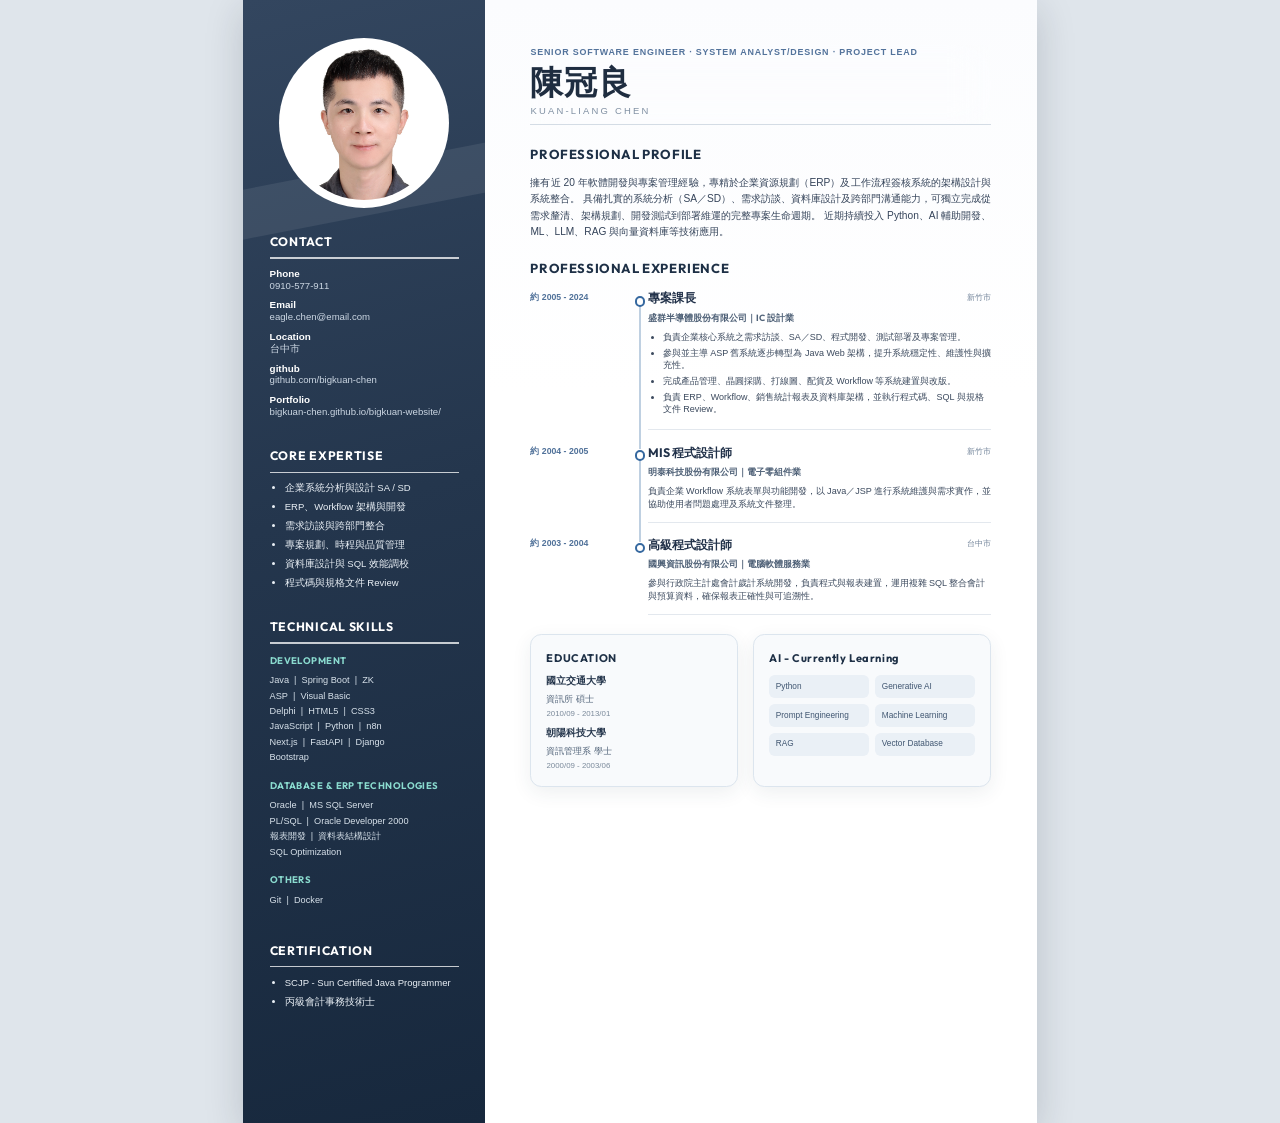
<file: resume.html>
<!DOCTYPE html>
<html lang="zh-Hant">

<head>
  <meta charset="UTF-8" />
  <meta name="viewport" content="width=device-width, initial-scale=1.0" />
  <title>陳冠良｜資深軟體工程師履歷</title>
  <link rel="stylesheet" href="css/style.css" />
</head>

<body class="resume-body">
  <!-- 可直接修改姓名、聯絡方式與各段工作期間 -->
  <main class="resume-page">
    <aside class="sidebar">
      <div class="portrait-wrap">
        <img src="img/profile.jpg" alt="個人照片" class="portrait" />
      </div>

      <section class="side-section contact">
        <h2>CONTACT</h2>
        <div class="side-rule"></div>
        <p><strong>Phone</strong><span>0910-577-911</span></p>
        <p><strong>Email</strong><span>eagle.chen@email.com</span></p>
        <p><strong>Location</strong><span>台中市</span></p>
        <p><strong>github</strong><span>github.com/bigkuan-chen</span></p>
        <p><strong>Portfolio</strong><span>bigkuan-chen.github.io/bigkuan-website/</span></p>
      </section>

      <section class="side-section">
        <h2>CORE EXPERTISE</h2>
        <div class="side-rule"></div>
        <ul>
          <li>企業系統分析與設計 SA / SD</li>
          <li>ERP、Workflow 架構與開發</li>
          <li>需求訪談與跨部門整合</li>
          <li>專案規劃、時程與品質管理</li>
          <li>資料庫設計與 SQL 效能調校</li>
          <li>程式碼與規格文件 Review</li>
        </ul>
      </section>

      <section class="side-section">
        <h2>TECHNICAL SKILLS</h2>
        <div class="side-rule"></div>
        <div class="skill-group">
          <h3>Development</h3>
          <p>Java&nbsp;&nbsp;|&nbsp;&nbsp;Spring Boot&nbsp;&nbsp;|&nbsp;&nbsp;ZK<br>
            ASP&nbsp;&nbsp;|&nbsp;&nbsp;Visual Basic<br>
            Delphi&nbsp;&nbsp;|&nbsp;&nbsp;HTML5&nbsp;&nbsp;|&nbsp;&nbsp;CSS3<br>
            JavaScript&nbsp;&nbsp;|&nbsp;&nbsp;Python&nbsp;&nbsp;|&nbsp;&nbsp;n8n<br>
            Next.js&nbsp;&nbsp;|&nbsp;&nbsp;FastAPI&nbsp;&nbsp;|&nbsp;&nbsp;Django<br>
            Bootstrap
          </p>
        </div>
        <div class="skill-group">
          <h3>Database & ERP Technologies</h3>
          <p>Oracle&nbsp;&nbsp;|&nbsp;&nbsp;MS SQL Server<br>
            PL/SQL&nbsp;&nbsp;|&nbsp;&nbsp;Oracle Developer 2000<br>
            報表開發&nbsp;&nbsp;|&nbsp;&nbsp;資料表結構設計<br>
            SQL Optimization</p>
        </div>
        <div class="skill-group">
          <h3>Others</h3>
          <p>Git&nbsp;&nbsp;|&nbsp;&nbsp;Docker&nbsp;&nbsp;
          </p>
        </div>
      </section>

      <section class="side-section">
        <h2>CERTIFICATION</h2>
        <div class="side-rule"></div>
        <ul>
          <li>SCJP - Sun Certified Java Programmer</li>
          <li>丙級會計事務技術士</li>
        </ul>
      </section>

    </aside>

    <section class="content">
      <header class="hero">
        <p class="eyebrow">SENIOR SOFTWARE ENGINEER · SYSTEM ANALYST/DESIGN · PROJECT LEAD</p>
        <h1>陳冠良</h1>
        <p class="english-name">KUAN-LIANG CHEN</p>
        <h2>資深軟體工程師｜系統分析/設計｜專案管理 | AI應用工程師</h2>
        <div class="tag-row">
          <span>ERP</span><span>Workflow</span><span>SA / SD</span><span>AI Development</span>
        </div>
      </header>

      <section class="main-section profile-section">
        <div class="section-title">
          <h2>PROFESSIONAL PROFILE</h2>
        </div>
        <p>
          擁有近 20 年軟體開發與專案管理經驗，專精於企業資源規劃（ERP）及工作流程簽核系統的架構設計與系統整合。
          具備扎實的系統分析（SA／SD）、需求訪談、資料庫設計及跨部門溝通能力，可獨立完成從需求釐清、架構規劃、開發測試到部署維運的完整專案生命週期。
          近期持續投入 Python、AI 輔助開發、ML、LLM、RAG 與向量資料庫等技術應用。
        </p>
      </section>

      <section class="main-section experience-section">
        <div class="section-title">
          <h2>PROFESSIONAL EXPERIENCE</h2>
        </div>

        <article class="job featured">
          <div class="job-meta"><span>約 2005 - 2024</span><i></i></div>
          <div class="job-body">
            <div class="job-heading">
              <div>
                <h3>專案課長</h3>
                <h4>盛群半導體股份有限公司｜IC 設計業</h4>
              </div>
              <span class="location">新竹市</span>
            </div>
            <ul>
              <li>負責企業核心系統之需求訪談、SA／SD、程式開發、測試部署及專案管理。</li>
              <li>參與並主導 ASP 舊系統逐步轉型為 Java Web 架構，提升系統穩定性、維護性與擴充性。</li>
              <li>完成產品管理、晶圓採購、打線圖、配貨及 Workflow 等系統建置與改版。</li>
              <li>負責 ERP、Workflow、銷售統計報表及資料庫架構，並執行程式碼、SQL 與規格文件 Review。</li>
            </ul>
          </div>
        </article>

        <article class="job">
          <div class="job-meta"><span>約 2004 - 2005</span><i></i></div>
          <div class="job-body">
            <div class="job-heading">
              <div>
                <h3>MIS 程式設計師</h3>
                <h4>明泰科技股份有限公司｜電子零組件業</h4>
              </div>
              <span class="location">新竹市</span>
            </div>
            <p>負責企業 Workflow 系統表單與功能開發，以 Java／JSP 進行系統維護與需求實作，並協助使用者問題處理及系統文件整理。</p>
          </div>
        </article>

        <article class="job">
          <div class="job-meta"><span>約 2003 - 2004</span><i></i></div>
          <div class="job-body">
            <div class="job-heading">
              <div>
                <h3>高級程式設計師</h3>
                <h4>國興資訊股份有限公司｜電腦軟體服務業</h4>
              </div>
              <span class="location">台中市</span>
            </div>
            <p>參與行政院主計處會計歲計系統開發，負責程式與報表建置，運用複雜 SQL 整合會計與預算資料，確保報表正確性與可追溯性。</p>
          </div>
        </article>
      </section>

      <section class="bottom-grid">
        <section class="card education-card">
          <div class="section-title compact">
            <h2>EDUCATION</h2>
          </div>
          <div class="education-item">
            <strong>國立交通大學</strong>
            <span>資訊所 碩士</span>
            <small>2010/09 - 2013/01</small>
          </div>
          <div class="education-item">
            <strong>朝陽科技大學</strong>
            <span>資訊管理系 學士</span>
            <small>2000/09 - 2003/06</small>
          </div>
        </section>

        <section class="card strengths-card">
          <div class="section-title compact">
            <h2>AI - Currently Learning</h2>
          </div>
          <div class="strength-list">
            <span>Python</span>
            <span>Generative AI</span>
            <span>Prompt Engineering</span>
            <span>Machine Learning</span>
            <span>RAG</span>
            <span>Vector Database</span>
          </div>
        </section>
      </section>

    </section>
  </main>
</body>

</html>
</file>
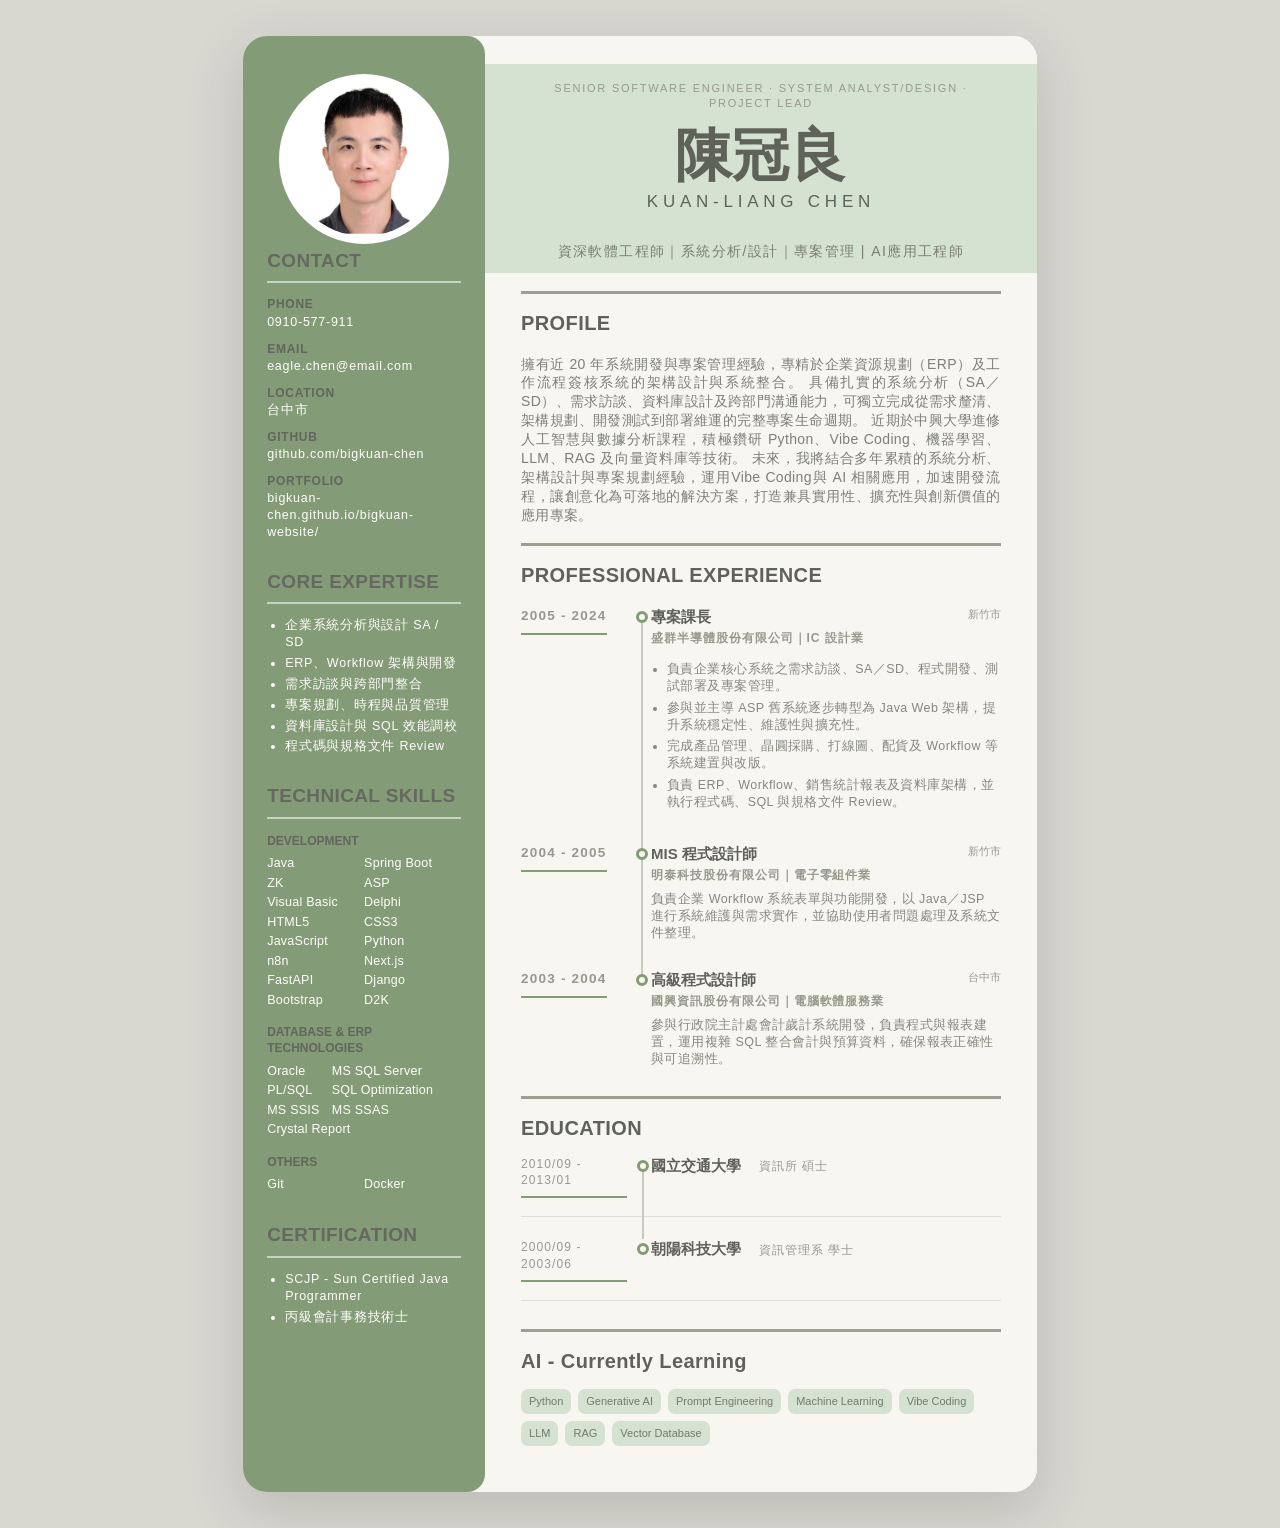
<file: resume2.html>
<!DOCTYPE html>
<html lang="zh-Hant">

<head>
  <meta charset="UTF-8" />
  <meta name="viewport" content="width=device-width, initial-scale=1.0" />
  <title>陳冠良｜資深軟體工程師履歷</title>
  <!-- Version 2 uses an isolated stylesheet so the panel colours stay consistent. -->
  <style>
    /* Resume template v2 — inspired by the supplied editorial two-column layout. */
    :root {
      --resume-ink: #5f6258;
      --resume-muted: #969a8d;
      --resume-sage: #849b78;
      --resume-band: #d6e2d1;
      --resume-paper: #f8f6f0;
      --resume-white: #fffefa;
      --resume-radius: 18px;
    }

    * {
      box-sizing: border-box;
    }

    body.resume-body {
      margin: 0;
      padding: 36px 16px;
      background: #d8d7d0;
      color: var(--resume-ink);
      font-family: "Trebuchet MS", Arial, sans-serif;
      line-height: 1.35;
    }

    .resume-page {
      width: min(100%, 210mm);
      min-height: 297mm;
      margin: 0 auto;
      display: grid;
      grid-template-columns: 64mm 146mm;
      overflow: hidden;
      border-radius: 24px;
      background: var(--resume-paper);
      box-shadow: 0 18px 55px rgba(57, 59, 52, .18);
    }

    .sidebar {
      grid-column: 1;
      grid-row: 1;
      padding: 38px 24px 44px;
      border-radius: var(--resume-radius);
      background: var(--resume-sage);
      color: var(--resume-white);
    }

    .portrait-wrap {
      position: relative;
      z-index: 2;
      width: 45mm;
      height: 45mm;
      margin: 0 auto 1mm;
      overflow: hidden;
      border: 2.2mm solid rgba(255, 255, 255, .92);
      border-radius: 50%;
      background: #fff;
    }

    .portrait {
      width: 100%;
      height: 100%;
      display: block;
      object-fit: contain;
      object-position: 50% 0;
      transform: scale(.9702);
      transform-origin: center;
    }

    .side-section {
      margin: 0 0 28px;
      background: transparent;
    }

    .side-section h2,
    .main-section h2,
    .card h2 {
      margin: 0;
      color: var(--resume-ink);
      font-size: 19px;
      font-weight: 800;
      letter-spacing: .02em;
    }

    .side-section h2 {
      color: #65695f;
    }

    .side-rule {
      width: 100%;
      height: 2px;
      margin: 8px 0 13px;
      background: rgba(255, 255, 255, .55);
    }

    .side-section p,
    .side-section li {
      font-size: 12.5px;
      letter-spacing: .06em;
    }

    .side-section ul {
      margin: 8px 0 0;
      padding-left: 18px;
    }

    .side-section li {
      margin: 4px 0;
    }

    .contact p {
      display: grid;
      gap: 1px;
      margin: 0 0 10px;
      overflow-wrap: anywhere;
    }

    .contact strong,
    .skill-group h3 {
      color: #62665c;
      font-size: 12px;
      text-transform: uppercase;
    }

    .contact span {
      color: var(--resume-white);
    }

    .skill-group {
      margin-top: 14px;
    }

    .skill-group h3 {
      margin: 0 0 5px;
    }

    .skill-group p {
      margin: 0;
    }

    .skill-table {
      width: 100%;
      table-layout: fixed;
      border-collapse: collapse;
      color: var(--resume-white);
      font-size: 12.5px;
      line-height: 1.4;
      letter-spacing: .02em;
    }

    .skill-table td {
      padding: 1px 5px 1px 0;
      vertical-align: top;
      overflow-wrap: anywhere;
    }

    .skill-table[aria-label="Database and ERP skills"] br {
      display: none;
    }

    .content {
      grid-column: 2;
      grid-row: 1;
      padding: 0 36px 46px;
      background: var(--resume-paper);
    }

    .hero {
      position: relative;
      margin: 0 -36px 18px;
      padding: 45px 36px 28px;
      text-align: center;
      background: var(--resume-paper);
    }

    .hero::before {
      content: "";
      position: absolute;
      z-index: 0;
      top: 12%;
      right: 0;
      bottom: 0;
      left: 0;
      border-radius: 0;
      background: var(--resume-band);
    }

    .hero>* {
      position: relative;
      z-index: 1;
    }

    .hero .eyebrow {
      margin: 0 0 16px;
      color: var(--resume-muted);
      font-size: 10px;
      letter-spacing: .16em;
    }

    .hero h1 {
      margin: 0;
      color: var(--resume-ink);
      font-family: Georgia, serif;
      font-size: clamp(36px, 5vw, 55px);
      line-height: 1;
    }

    .hero .english-name {
      margin: 7px 0 12px;
      color: var(--resume-ink);
      font-size: 16px;
      letter-spacing: .28em;
    }

    .hero h2 {
      max-width: 520px;
      margin: 0 auto;
      color: #7a7e72;
      font-size: 13px;
      font-weight: 500;
      letter-spacing: .1em;
      transform: translateY(16px);
    }

    .tag-row {
      display: flex;
      flex-wrap: wrap;
      justify-content: center;
      gap: 7px;
      margin-top: 19px;
      transform: translateY(16px);
    }

    .tag-row span {
      padding: 5px 10px;
      border: 1px solid #9b9f92;
      border-radius: 8px;
      color: #74786d;
      font-size: 10px;
      letter-spacing: .08em;
    }

    .main-section {
      margin-top: 18px;
      background: transparent;
    }

    .section-title {
      margin-bottom: 18px;
      padding-top: 16px;
      border-top: 3px solid #9ba091;
    }

    .profile-section {
      color: #7c8075;
      font-size: 13px;
      letter-spacing: .025em;
      text-align: justify;
    }

    .profile-section p {
      margin: 0;
    }

    .job {
      display: grid;
      grid-template-columns: 112px 1fr;
      gap: 18px;
      margin: 0 0 28px;
    }

    .job-meta {
      position: relative;
      color: var(--resume-muted);
      font-size: 12.5px;
      font-weight: 700;
      letter-spacing: .09em;
    }

    .job-meta span::after {
      content: "";
      display: block;
      width: 86px;
      height: 2px;
      margin-top: 8px;
      background: var(--resume-sage);
    }

    .job-meta::after {
      content: "";
      position: absolute;
      top: 10px;
      right: -10px;
      bottom: -38px;
      width: 2px;
      background: #c7cabf;
    }

    .job:last-child .job-meta::after {
      display: none;
    }

    .job-meta i,
    .education-item::after {
      box-sizing: border-box;
      width: 12px;
      height: 12px;
      border: 3px solid var(--resume-sage);
      border-radius: 50%;
      background: var(--resume-paper);
    }

    .job-meta i {
      position: absolute;
      top: 4px;
      right: -15px;
      z-index: 2;
    }

    .job-heading {
      display: flex;
      justify-content: space-between;
      gap: 10px;
    }

    .job h3 {
      margin: 0;
      color: var(--resume-ink);
      font-size: 14px;
      font-weight: 800;
    }

    .job h4 {
      margin: 3px 0 8px;
      color: var(--resume-muted);
      font-size: 11px;
      font-weight: 800;
      letter-spacing: .08em;
    }

    .job .location {
      color: var(--resume-muted);
      font-size: 10px;
      white-space: nowrap;
    }

    .job p,
    .job li {
      color: #85897d;
      font-size: 11.5px;
      letter-spacing: .035em;
    }

    .job p {
      margin: 0;
    }

    .job ul {
      margin: 7px 0 0;
      padding-left: 16px;
    }

    .job li {
      margin-bottom: 5px;
    }

    .bottom-grid {
      display: grid;
      grid-template-columns: 1fr;
      gap: 28px;
      margin-top: 26px;
    }

    .card {
      min-width: 0;
      border: 0;
      background: transparent;
      box-shadow: none;
    }

    .section-title.compact {
      margin-bottom: 14px;
    }

    .education-item {
      position: relative;
      display: grid;
      grid-template-columns: 112px max-content 1fr;
      grid-template-rows: auto;
      column-gap: 18px;
      margin-bottom: 22px;
      padding-bottom: 18px;
      border-bottom: 1px solid #dedfd7;
    }

    .education-item::before {
      content: "";
      position: absolute;
      top: 10px;
      left: 121px;
      bottom: -23px;
      width: 2px;
      background: #c7cabf;
    }

    .education-item::after {
      content: "";
      position: absolute;
      top: 4px;
      left: 116px;
      z-index: 2;
    }

    .education-item:last-child {
      margin-bottom: 0;
    }

    .education-item:last-child::before {
      display: none;
    }

    .education-item strong,
    .education-item span,
    .education-item small {
      display: block;
    }

    .education-item strong {
      grid-column: 2;
      grid-row: 1;
      color: var(--resume-ink);
      font-size: 14px;
    }

    .education-item span {
      grid-column: 3;
      grid-row: 1;
      align-self: center;
      color: var(--resume-muted);
      font-size: 11px;
      letter-spacing: .08em;
    }

    .education-item small {
      grid-column: 1;
      grid-row: 1 / span 2;
      color: var(--resume-muted);
      font-size: 11px;
      letter-spacing: .09em;
    }

    .education-item small::after {
      content: "";
      display: block;
      width: 106px;
      height: 2px;
      margin-top: 8px;
      background: var(--resume-sage);
    }

    .strengths-card {
      grid-column: 1 / -1;
    }

    .strength-list {
      display: flex;
      flex-wrap: wrap;
      gap: 7px;
    }

    .strength-list span {
      padding: 5px 8px;
      border-radius: 7px;
      background: var(--resume-band);
      color: #75796e;
      font-size: 10px;
    }

    /* Increase every type level in the right-hand content by one step. */
    .content .hero .eyebrow {
      font-size: 11px;
    }

    .content .hero h1 {
      font-size: clamp(38px, 5.2vw, 57px);
    }

    .content .hero .english-name {
      font-size: 17px;
    }

    .content .hero h2 {
      font-size: 14px;
    }

    .content .tag-row span {
      font-size: 11px;
    }

    .content .main-section h2,
    .content .card h2 {
      font-size: 20px;
    }

    .content .profile-section,
    .content .profile-section p {
      font-size: 14px;
    }

    .content .job-meta {
      font-size: 13.5px;
    }

    .content .job h3 {
      font-size: 15px;
    }

    .content .job h4 {
      font-size: 12px;
    }

    .content .job .location {
      font-size: 11px;
    }

    .content .job p,
    .content .job li {
      font-size: 12.5px;
    }

    .content .education-item strong {
      font-size: 15px;
    }

    .content .education-item span,
    .content .education-item small {
      font-size: 12px;
    }

    .content .strength-list span {
      font-size: 11px;
    }

    @media (max-width: 760px) {
      body.resume-body {
        padding: 0;
      }

      .resume-page {
        display: block;
        min-height: 0;
      }

      .sidebar {
        padding: 34px 25px;
      }

      .portrait-wrap {
        width: 45mm;
        height: 45mm;
      }

      .content {
        padding: 0 25px 36px;
      }

      .hero {
        margin: 0 -25px 28px;
        padding: 55px 25px 42px;
      }

      .job {
        grid-template-columns: 1fr;
        gap: 7px;
      }

      .job-meta i,
      .job-meta::after {
        display: none;
      }

      .bottom-grid {
        grid-template-columns: 1fr;
      }

      .education-item {
        grid-template-columns: max-content 1fr;
        gap: 4px 10px;
      }

      .education-item small {
        grid-column: 1 / -1;
        grid-row: 1;
      }

      .education-item strong {
        grid-column: 1;
        grid-row: 2;
      }

      .education-item span {
        grid-column: 2;
        grid-row: 2;
      }

      .education-item small::after {
        display: none;
      }

      .education-item::before,
      .education-item::after {
        display: none;
      }
    }

    @media print {
      @page {
        size: A4;
        margin: 0;
      }

      html,
      body {
        width: 210mm;
        height: 297mm;
        margin: 0;
        padding: 0;
        overflow: hidden;
      }

      body.resume-body {
        padding: 0;
        width: 210mm;
        height: 297mm;
        overflow: hidden;
        background: #fff;
        print-color-adjust: exact;
        -webkit-print-color-adjust: exact;
      }

      .resume-page {
        position: fixed;
        inset: 0 auto auto 0;
        width: 210mm;
        height: 296mm;
        max-height: 296mm;
        min-height: 0;
        grid-template-columns: 64mm 146mm;
        overflow: hidden;
        box-shadow: none;
        break-inside: avoid;
        break-after: avoid;
        page-break-inside: avoid;
        page-break-after: avoid;
        border-radius: 4mm;
      }

      .sidebar {
        padding: 8mm 5.5mm 7mm;
        border-radius: 4mm;
      }

      .portrait-wrap {
        width: 45mm;
        height: 45mm;
        margin-bottom: 1mm;
      }

      .side-section {
        margin-bottom: 4mm;
      }

      .side-section h2 {
        font-size: 8.5pt;
      }

      .side-rule {
        margin: 1.2mm 0 1.8mm;
      }

      .side-section p,
      .side-section li {
        font-size: 6.7pt;
        line-height: 1.25;
      }

      .side-section li,
      .contact p {
        margin-bottom: 1.2mm;
      }

      .skill-group {
        margin-top: 2.2mm;
      }

      .skill-group h3 {
        margin-bottom: .8mm;
        font-size: 6.8pt;
      }

      .skill-table {
        font-size: 6.3pt;
        line-height: 1.25;
      }

      .content {
        padding: 0 8mm 6mm;
      }

      .hero {
        margin: 0 -8mm 5mm;
        padding: 10mm 8mm 10mm;
      }

      .hero .eyebrow {
        margin-bottom: 2mm;
        font-size: 5.8pt;
      }

      .hero h1 {
        font-size: 25pt;
      }

      .hero .english-name {
        margin: 1.2mm 0 1.8mm;
        font-size: 8pt;
      }

      .hero h2 {
        font-size: 7pt;
      }

      .tag-row {
        margin-top: 2.5mm;
      }

      .tag-row span {
        padding: 1mm 2mm;
        font-size: 5.8pt;
      }

      .main-section {
        margin-top: 4mm;
      }

      .section-title {
        margin-bottom: 2.5mm;
        padding-top: 2.5mm;
      }

      .section-title h2,
      .card h2 {
        font-size: 9pt;
      }

      .profile-section,
      .profile-section p {
        font-size: 6.8pt;
        line-height: 1.4;
      }

      .job {
        grid-template-columns: 27mm 1fr;
        gap: 4mm;
        margin-bottom: 3mm;
      }

      .job-meta,
      .job p,
      .job li {
        font-size: 6.2pt;
        line-height: 1.3;
      }

      .job-meta {
        font-size: 6.8pt;
      }

      .job-meta span::after {
        width: 20mm;
        margin-top: 1.5mm;
      }

      .job h3 {
        font-size: 8pt;
      }

      .job h4 {
        margin-bottom: 1mm;
        font-size: 6pt;
      }

      .job ul {
        margin-top: 1mm;
      }

      .job li {
        margin-bottom: .7mm;
      }

      .bottom-grid {
        gap: 3mm;
        margin-top: 3mm;
      }

      .education-item {
        grid-template-columns: 27mm max-content 1fr;
        gap: 4mm;
        margin-bottom: 2mm;
        padding-bottom: 2mm;
      }

      .education-item::before {
        left: 29mm;
        bottom: -3mm;
      }

      .education-item::after {
        left: calc(29mm - 5px);
      }

      .education-item strong {
        font-size: 7.5pt;
      }

      .education-item span,
      .education-item small,
      .strength-list span {
        font-size: 6pt;
      }
    }
  </style>
</head>

<body class="resume-body">
  <!-- 可直接修改姓名、聯絡方式與各段工作期間 -->
  <main class="resume-page">
    <aside class="sidebar">
      <div class="portrait-wrap">
        <img src="img/profile-transparent-v3.png" alt="個人照片" class="portrait" />
      </div>

      <section class="side-section contact">
        <h2>CONTACT</h2>
        <div class="side-rule"></div>
        <p><strong>Phone</strong><span>0910-577-911</span></p>
        <p><strong>Email</strong><span>eagle.chen@email.com</span></p>
        <p><strong>Location</strong><span>台中市</span></p>
        <p><strong>github</strong><span>github.com/bigkuan-chen</span></p>
        <p><strong>Portfolio</strong><span>bigkuan-chen.github.io/bigkuan-website/</span></p>
      </section>

      <section class="side-section">
        <h2>CORE EXPERTISE</h2>
        <div class="side-rule"></div>
        <ul>
          <li>企業系統分析與設計 SA / SD</li>
          <li>ERP、Workflow 架構與開發</li>
          <li>需求訪談與跨部門整合</li>
          <li>專案規劃、時程與品質管理</li>
          <li>資料庫設計與 SQL 效能調校</li>
          <li>程式碼與規格文件 Review</li>
        </ul>
      </section>

      <section class="side-section">
        <h2>TECHNICAL SKILLS</h2>
        <div class="side-rule"></div>
        <div class="skill-group">
          <h3>Development</h3>
          <table class="skill-table" aria-label="Development skills">
            <tbody>
              <tr>
                <td>Java</td>
                <td>Spring Boot</td>
              </tr>
              <tr>
                <td>ZK</td>
                <td>ASP</td>
              </tr>
              <tr>
                <td>Visual Basic</td>
                <td>Delphi</td>
              </tr>
              <tr>
                <td>HTML5</td>
                <td>CSS3</td>
              </tr>
              <tr>
                <td>JavaScript</td>
                <td>Python</td>
              </tr>
              <tr>
                <td>n8n</td>
                <td>Next.js</td>
              </tr>
              <tr>
                <td>FastAPI</td>
                <td>Django</td>
              </tr>
              <tr>
                <td>Bootstrap</td>
                <td>D2K</td>
              </tr>
            </tbody>
          </table>
        </div>
        <div class="skill-group">
          <h3>Database & ERP Technologies</h3>
          <table class="skill-table" aria-label="Database and ERP skills">
            <tbody>
              <tr>
                <td>Oracle</td>
                <td colspan="2">MS SQL Server</td>
              </tr>
              <tr>
                <td>PL/SQL</td>
                <td colspan="2">SQL Optimization</td>
              </tr>
              <tr style="display: none;">
                <td colspan="3">Oracle Developer 2000</td>
              </tr>
              <tr>
                <td>MS SSIS</td>
                <td colspan="2">MS SSAS</td>
              </tr>
              <tr>
                <td colspan="2">Crystal Report</td>
                <td></td>
              </tr>
            </tbody>
          </table>
        </div>
        <div class="skill-group">
          <h3>Others</h3>
          <table class="skill-table" aria-label="Other skills">
            <tbody>
              <tr>
                <td>Git</td>
                <td>Docker</td>
              </tr>
            </tbody>
          </table>
        </div>
      </section>

      <section class="side-section">
        <h2>CERTIFICATION</h2>
        <div class="side-rule"></div>
        <ul>
          <li>SCJP - Sun Certified Java Programmer</li>
          <li>丙級會計事務技術士</li>
        </ul>
      </section>

    </aside>

    <section class="content">
      <header class="hero">
        <p class="eyebrow">SENIOR SOFTWARE ENGINEER · SYSTEM ANALYST/DESIGN · PROJECT LEAD</p>
        <h1>陳冠良</h1>
        <p class="english-name">KUAN-LIANG CHEN</p>
        <h2>資深軟體工程師｜系統分析/設計｜專案管理 | AI應用工程師</h2>
        <div class="tag-row" style="display: none;">
          <span>ERP</span><span>Workflow</span><span>SA / SD</span><span>AI Development</span>
        </div>
      </header>

      <section class=" main-section profile-section">
        <div class="section-title">
          <h2>PROFILE</h2>
        </div>
        <p>
          擁有近 20 年系統開發與專案管理經驗，專精於企業資源規劃（ERP）及工作流程簽核系統的架構設計與系統整合。
          具備扎實的系統分析（SA／SD）、需求訪談、資料庫設計及跨部門溝通能力，可獨立完成從需求釐清、架構規劃、開發測試到部署維運的完整專案生命週期。
          近期於中興大學進修人工智慧與數據分析課程，積極鑽研 Python、Vibe Coding、機器學習、LLM、RAG 及向量資料庫等技術。
          未來，我將結合多年累積的系統分析、架構設計與專案規劃經驗，運用Vibe Coding與 AI 相關應用，加速開發流程，讓創意化為可落地的解決方案，打造兼具實用性、擴充性與創新價值的應用專案。
        </p>
      </section>

      <section class="main-section experience-section">
        <div class="section-title">
          <h2>PROFESSIONAL EXPERIENCE</h2>
        </div>

        <article class="job featured">
          <div class="job-meta"><span>2005 - 2024</span><i></i></div>
          <div class="job-body">
            <div class="job-heading">
              <div>
                <h3>專案課長</h3>
                <h4>盛群半導體股份有限公司｜IC 設計業</h4>
              </div>
              <span class="location">新竹市</span>
            </div>
            <ul>
              <li>負責企業核心系統之需求訪談、SA／SD、程式開發、測試部署及專案管理。</li>
              <li>參與並主導 ASP 舊系統逐步轉型為 Java Web 架構，提升系統穩定性、維護性與擴充性。</li>
              <li>完成產品管理、晶圓採購、打線圖、配貨及 Workflow 等系統建置與改版。</li>
              <li>負責 ERP、Workflow、銷售統計報表及資料庫架構，並執行程式碼、SQL 與規格文件 Review。</li>
            </ul>
          </div>
        </article>

        <article class="job">
          <div class="job-meta"><span>2004 - 2005</span><i></i></div>
          <div class="job-body">
            <div class="job-heading">
              <div>
                <h3>MIS 程式設計師</h3>
                <h4>明泰科技股份有限公司｜電子零組件業</h4>
              </div>
              <span class="location">新竹市</span>
            </div>
            <p>負責企業 Workflow 系統表單與功能開發，以 Java／JSP 進行系統維護與需求實作，並協助使用者問題處理及系統文件整理。</p>
          </div>
        </article>

        <article class="job">
          <div class="job-meta"><span>2003 - 2004</span><i></i></div>
          <div class="job-body">
            <div class="job-heading">
              <div>
                <h3>高級程式設計師</h3>
                <h4>國興資訊股份有限公司｜電腦軟體服務業</h4>
              </div>
              <span class="location">台中市</span>
            </div>
            <p>參與行政院主計處會計歲計系統開發，負責程式與報表建置，運用複雜 SQL 整合會計與預算資料，確保報表正確性與可追溯性。</p>
          </div>
        </article>
      </section>

      <section class="bottom-grid">
        <section class="card education-card">
          <div class="section-title compact">
            <h2>EDUCATION</h2>
          </div>
          <div class="education-item">
            <strong>國立交通大學</strong>
            <span>資訊所 碩士</span>
            <small>2010/09 - 2013/01</small>
          </div>
          <div class="education-item">
            <strong>朝陽科技大學</strong>
            <span>資訊管理系 學士</span>
            <small>2000/09 - 2003/06</small>
          </div>
        </section>

        <section class="card strengths-card">
          <div class="section-title compact">
            <h2>AI - Currently Learning</h2>
          </div>
          <div class="strength-list">
            <span>Python</span>
            <span>Generative AI</span>
            <span>Prompt Engineering</span>
            <span>Machine Learning</span>
            <span>Vibe Coding</span>
            <span>LLM</span>
            <span>RAG</span>
            <span>Vector Database</span>
          </div>
        </section>
      </section>

    </section>
  </main>
</body>

</html>
</file>
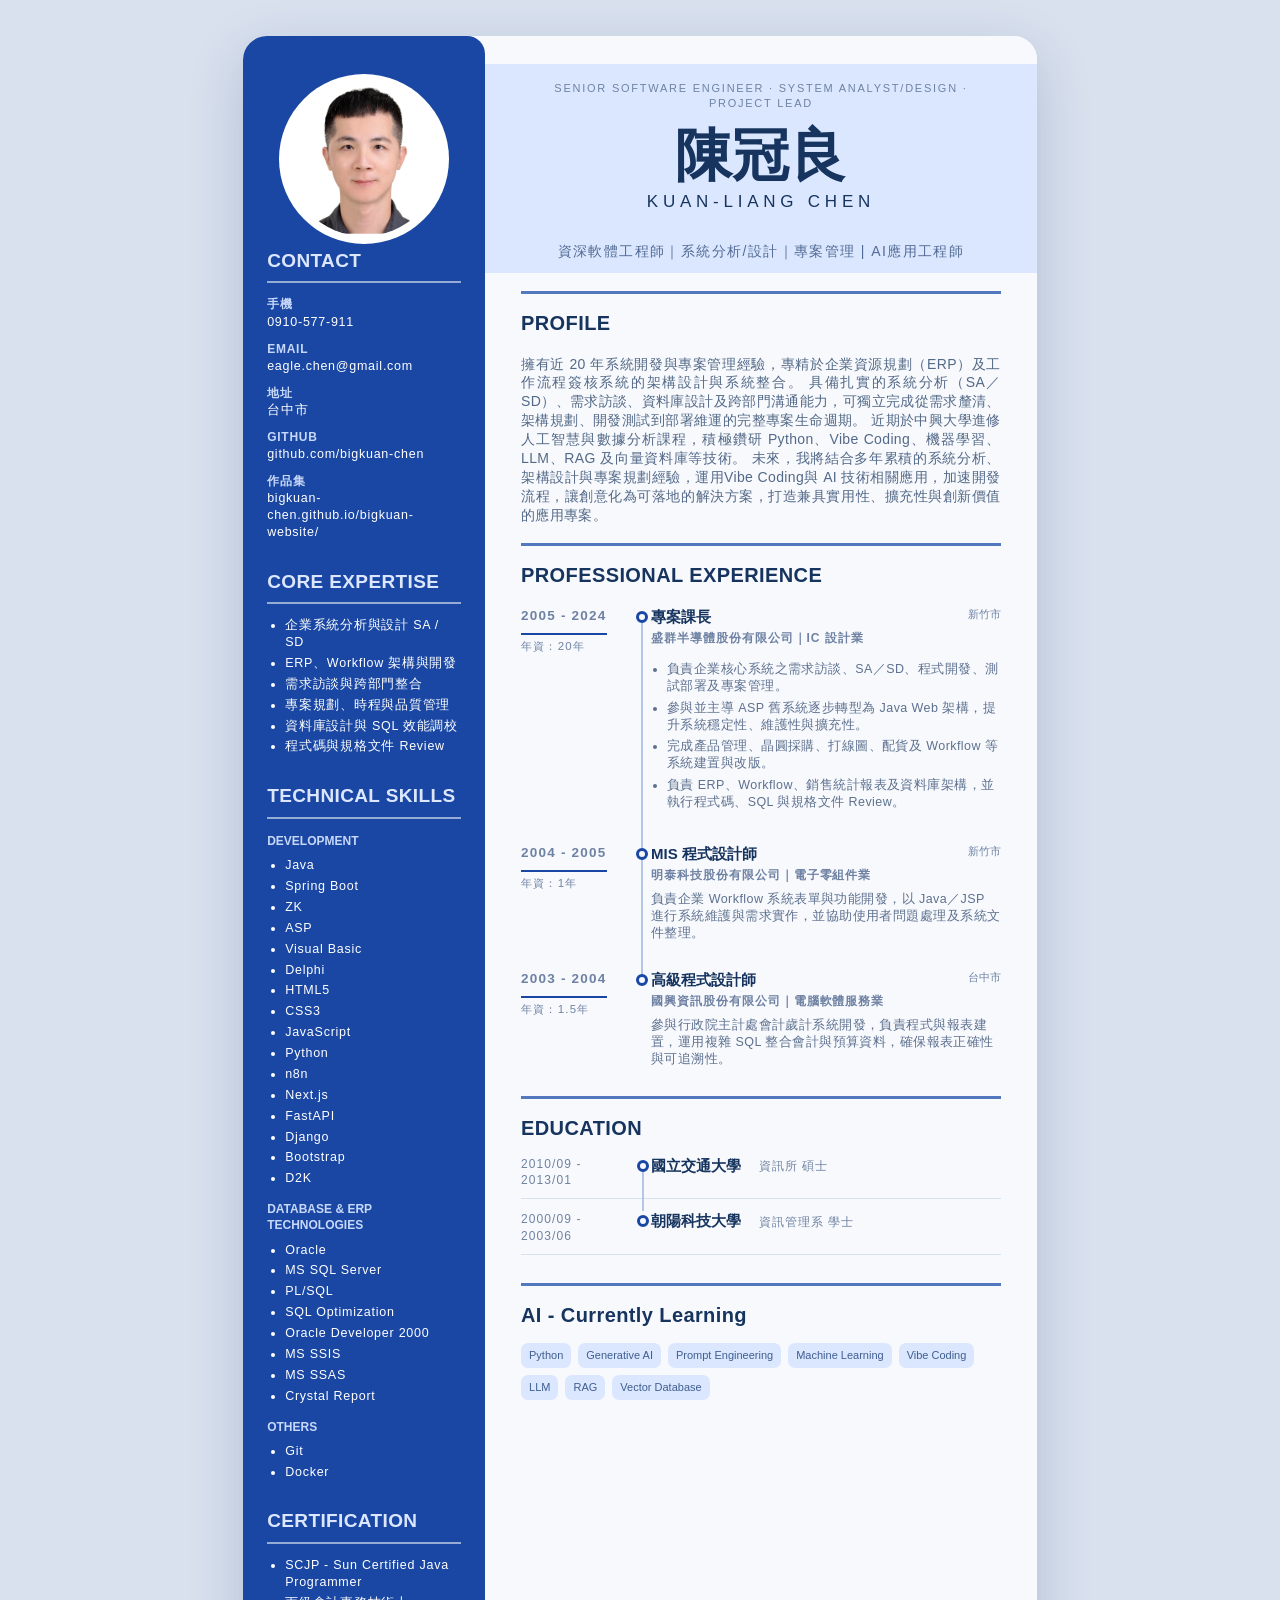
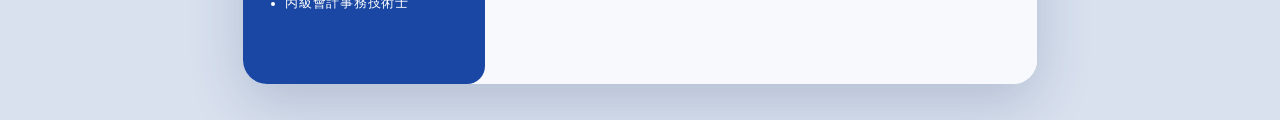
<file: resume_royalblue.html>
<!DOCTYPE html>
<html lang="zh-Hant">

<head>
  <meta charset="UTF-8" />
  <meta name="viewport" content="width=device-width, initial-scale=1.0" />
  <title>陳冠良｜資深軟體工程師履歷</title>
  <!-- Version 2 uses an isolated stylesheet so the panel colours stay consistent. -->
  <style>
    /* Resume template v2 — inspired by the supplied editorial two-column layout. */
    :root {
      --resume-ink: #17345f;
      --resume-muted: #6f82a3;
      --resume-sage: #1947a3;
      --resume-band: #dbe7ff;
      --resume-paper: #f7f9fd;
      --resume-white: #ffffff;
      --resume-radius: 18px;
    }

    * {
      box-sizing: border-box;
    }

    body.resume-body {
      margin: 0;
      padding: 36px 16px;
      background: #d9e1ef;
      color: var(--resume-ink);
      font-family: "Trebuchet MS", Arial, sans-serif;
      line-height: 1.35;
    }

    .resume-page {
      width: min(100%, 210mm);
      min-height: 297mm;
      margin: 0 auto;
      display: grid;
      grid-template-columns: 64mm 146mm;
      overflow: hidden;
      border-radius: 24px;
      background: var(--resume-paper);
      box-shadow: 0 18px 55px rgba(23, 52, 95, .2);
    }

    .sidebar {
      grid-column: 1;
      grid-row: 1;
      padding: 38px 24px 44px;
      border-radius: var(--resume-radius);
      background: var(--resume-sage);
      color: var(--resume-white);
    }

    .portrait-wrap {
      position: relative;
      z-index: 2;
      width: 45mm;
      height: 45mm;
      margin: 0 auto 1mm;
      overflow: hidden;
      border: 2.2mm solid rgba(255, 255, 255, .92);
      border-radius: 50%;
      background: #fff;
    }

    .portrait {
      width: 100%;
      height: 100%;
      display: block;
      object-fit: contain;
      object-position: 50% 0;
      transform: scale(.9702);
      transform-origin: center;
    }

    .side-section {
      margin: 0 0 28px;
      background: transparent;
    }

    .side-section h2,
    .main-section h2,
    .card h2 {
      margin: 0;
      color: var(--resume-ink);
      font-size: 19px;
      font-weight: 800;
      letter-spacing: .02em;
    }

    .side-section h2 {
      color: #dce7ff;
    }

    .side-rule {
      width: 100%;
      height: 2px;
      margin: 8px 0 13px;
      background: rgba(255, 255, 255, .55);
    }

    .side-section p,
    .side-section li {
      font-size: 12.5px;
      letter-spacing: .06em;
    }

    .side-section ul {
      margin: 8px 0 0;
      padding-left: 18px;
    }

    .side-section li {
      margin: 4px 0;
    }

    .contact p {
      display: grid;
      gap: 1px;
      margin: 0 0 10px;
      overflow-wrap: anywhere;
    }

    .contact strong,
    .skill-group h3 {
      color: #c8d8fa;
      font-size: 12px;
      text-transform: uppercase;
    }

    .contact span {
      color: var(--resume-white);
    }

    .contact a {
      color: inherit;
      text-decoration: none;
    }

    .contact a:hover {
      text-decoration: underline;
      color: #c8d8fa;
    }

    .skill-group {
      margin-top: 14px;
    }

    .skill-group h3 {
      margin: 0 0 5px;
    }

    .skill-group p {
      margin: 0;
    }

    .skill-table {
      width: 100%;
      table-layout: fixed;
      border-collapse: collapse;
      color: var(--resume-white);
      font-size: 12.5px;
      line-height: 1.4;
      letter-spacing: .02em;
    }

    .skill-table td {
      padding: 1px 5px 1px 0;
      vertical-align: top;
      overflow-wrap: anywhere;
    }

    .skill-table[aria-label="Database and ERP skills"] br {
      display: none;
    }

    .content {
      grid-column: 2;
      grid-row: 1;
      padding: 0 36px 46px;
      background: var(--resume-paper);
    }

    .hero {
      position: relative;
      margin: 0 -36px 18px;
      padding: 45px 36px 28px;
      text-align: center;
      background: var(--resume-paper);
    }

    .hero::before {
      content: "";
      position: absolute;
      z-index: 0;
      top: 12%;
      right: 0;
      bottom: 0;
      left: 0;
      border-radius: 0;
      background: var(--resume-band);
    }

    .hero>* {
      position: relative;
      z-index: 1;
    }

    .hero .eyebrow {
      margin: 0 0 16px;
      color: var(--resume-muted);
      font-size: 10px;
      letter-spacing: .16em;
    }

    .hero h1 {
      margin: 0;
      color: var(--resume-ink);
      font-family: Georgia, serif;
      font-size: clamp(36px, 5vw, 55px);
      line-height: 1;
    }

    .hero .english-name {
      margin: 7px 0 12px;
      color: var(--resume-ink);
      font-size: 16px;
      letter-spacing: .28em;
    }

    .hero h2 {
      max-width: 520px;
      margin: 0 auto;
      color: #526b94;
      font-size: 13px;
      font-weight: 500;
      letter-spacing: .1em;
      transform: translateY(16px);
    }

    .tag-row {
      display: flex;
      flex-wrap: wrap;
      justify-content: center;
      gap: 7px;
      margin-top: 19px;
      transform: translateY(16px);
    }

    .tag-row span {
      padding: 5px 10px;
      border: 1px solid #7894c4;
      border-radius: 8px;
      color: #49658f;
      font-size: 10px;
      letter-spacing: .08em;
    }

    .main-section {
      margin-top: 18px;
      background: transparent;
    }

    .section-title {
      margin-bottom: 18px;
      padding-top: 16px;
      border-top: 3px solid #5278bd;
    }

    .profile-section {
      color: #536987;
      font-size: 13px;
      letter-spacing: .025em;
      text-align: justify;
    }

    .profile-section p {
      margin: 0;
    }

    .job {
      display: grid;
      grid-template-columns: 112px 1fr;
      gap: 18px;
      margin: 0 0 28px;
    }

    .job-meta {
      position: relative;
      color: var(--resume-muted);
      font-size: 12.5px;
      font-weight: 700;
      letter-spacing: .09em;
    }

    .job-meta span::after {
      content: "";
      display: block;
      width: 86px;
      height: 2px;
      margin-top: 8px;
      background: var(--resume-sage);
    }

    .job-meta::after {
      content: "";
      position: absolute;
      top: 10px;
      right: -10px;
      bottom: -38px;
      width: 2px;
      background: #b5c7e8;
    }

    .job:last-child .job-meta::after {
      display: none;
    }

    .job-meta i,
    .education-item::after {
      box-sizing: border-box;
      width: 12px;
      height: 12px;
      border: 3px solid var(--resume-sage);
      border-radius: 50%;
      background: var(--resume-paper);
    }

    .job-meta i {
      position: absolute;
      top: 4px;
      right: -15px;
      z-index: 2;
    }

    .job-duration {
      display: block;
      font-size: 0.85em;
      font-weight: normal;
      color: var(--resume-muted);
      margin-top: 4px;
    }

    .job-heading {
      display: flex;
      justify-content: space-between;
      gap: 10px;
    }

    .job h3 {
      margin: 0;
      color: var(--resume-ink);
      font-size: 14px;
      font-weight: 800;
    }

    .job h4 {
      margin: 3px 0 8px;
      color: var(--resume-muted);
      font-size: 11px;
      font-weight: 800;
      letter-spacing: .08em;
    }

    .job .location {
      color: var(--resume-muted);
      font-size: 10px;
      white-space: nowrap;
    }

    .job p,
    .job li {
      color: #5e718f;
      font-size: 11.5px;
      letter-spacing: .035em;
    }

    .job p {
      margin: 0;
    }

    .job ul {
      margin: 7px 0 0;
      padding-left: 16px;
    }

    .job li {
      margin-bottom: 5px;
    }

    .bottom-grid {
      display: grid;
      grid-template-columns: 1fr;
      gap: 28px;
      margin-top: 26px;
    }

    .card {
      min-width: 0;
      border: 0;
      background: transparent;
      box-shadow: none;
    }

    .section-title.compact {
      margin-bottom: 14px;
    }

    .education-item {
      position: relative;
      display: grid;
      grid-template-columns: 112px max-content 1fr;
      grid-template-rows: auto;
      column-gap: 18px;
      margin-bottom: 12px;
      padding-bottom: 10px;
      border-bottom: 1px solid #d6e0f0;
    }

    .education-item::before {
      content: "";
      position: absolute;
      top: 10px;
      left: 121px;
      bottom: -13px;
      width: 2px;
      background: #b5c7e8;
    }

    .education-item::after {
      content: "";
      position: absolute;
      top: 4px;
      left: 116px;
      z-index: 2;
    }

    .education-item:last-child {
      margin-bottom: 0;
    }

    .education-item:last-child::before {
      display: none;
    }

    .education-item strong,
    .education-item span,
    .education-item small {
      display: block;
    }

    .education-item strong {
      grid-column: 2;
      grid-row: 1;
      color: var(--resume-ink);
      font-size: 14px;
    }

    .education-item span {
      grid-column: 3;
      grid-row: 1;
      align-self: center;
      color: var(--resume-muted);
      font-size: 11px;
      letter-spacing: .08em;
    }

    .education-item small {
      grid-column: 1;
      grid-row: 1 / span 2;
      color: var(--resume-muted);
      font-size: 11px;
      letter-spacing: .09em;
    }

    .strengths-card {
      grid-column: 1 / -1;
    }

    .strength-list {
      display: flex;
      flex-wrap: wrap;
      gap: 7px;
    }

    .strength-list span {
      padding: 5px 8px;
      border-radius: 7px;
      background: var(--resume-band);
      color: #3f5e91;
      font-size: 10px;
    }

    /* Increase every type level in the right-hand content by one step. */
    .content .hero .eyebrow {
      font-size: 11px;
    }

    .content .hero h1 {
      font-size: clamp(38px, 5.2vw, 57px);
    }

    .content .hero .english-name {
      font-size: 17px;
    }

    .content .hero h2 {
      font-size: 14px;
    }

    .content .tag-row span {
      font-size: 11px;
    }

    .content .main-section h2,
    .content .card h2 {
      font-size: 20px;
    }

    .content .profile-section,
    .content .profile-section p {
      font-size: 14px;
    }

    .content .job-meta {
      font-size: 13.5px;
    }

    .content .job h3 {
      font-size: 15px;
    }

    .content .job h4 {
      font-size: 12px;
    }

    .content .job .location {
      font-size: 11px;
    }

    .content .job p,
    .content .job li {
      font-size: 12.5px;
    }

    .content .education-item strong {
      font-size: 15px;
    }

    .content .education-item span,
    .content .education-item small {
      font-size: 12px;
    }

    .content .strength-list span {
      font-size: 11px;
    }

    @media (max-width: 760px) {
      body.resume-body {
        padding: 0;
      }

      .resume-page {
        display: block;
        min-height: 0;
      }

      .sidebar {
        padding: 34px 25px;
      }

      .portrait-wrap {
        width: 45mm;
        height: 45mm;
      }

      .content {
        padding: 0 25px 36px;
      }

      .hero {
        margin: 0 -25px 28px;
        padding: 55px 25px 42px;
      }

      .job {
        grid-template-columns: 1fr;
        gap: 7px;
      }

      .job-meta i,
      .job-meta::after {
        display: none;
      }

      .bottom-grid {
        grid-template-columns: 1fr;
      }

      .education-item {
        grid-template-columns: max-content 1fr;
        gap: 4px 10px;
      }

      .education-item small {
        grid-column: 1 / -1;
        grid-row: 1;
      }

      .education-item strong {
        grid-column: 1;
        grid-row: 2;
      }

      .education-item span {
        grid-column: 2;
        grid-row: 2;
      }

      .education-item::before,
      .education-item::after {
        display: none;
      }
    }

    @media print {
      @page {
        size: A4;
        margin: 0;
      }

      html,
      body {
        width: 210mm;
        height: 297mm;
        margin: 0;
        padding: 0;
        overflow: hidden;
      }

      body.resume-body {
        padding: 0;
        width: 210mm;
        height: 297mm;
        overflow: hidden;
        background: #fff;
        print-color-adjust: exact;
        -webkit-print-color-adjust: exact;
      }

      .resume-page {
        position: fixed;
        inset: 0 auto auto 0;
        width: 210mm;
        height: 296mm;
        max-height: 296mm;
        min-height: 0;
        grid-template-columns: 64mm 146mm;
        overflow: hidden;
        box-shadow: none;
        break-inside: avoid;
        break-after: avoid;
        page-break-inside: avoid;
        page-break-after: avoid;
        border-radius: 4mm;
      }

      .sidebar {
        padding: 6mm 5mm 5mm;
        border-radius: 4mm;
      }

      .portrait-wrap {
        width: 38mm;
        height: 38mm;
        margin-bottom: 1mm;
      }

      .side-section {
        margin-bottom: 2.5mm;
      }

      .side-section h2 {
        font-size: 8.5pt;
      }

      .side-rule {
        margin: 0.8mm 0 1.2mm;
      }

      .side-section p,
      .side-section li {
        font-size: 6.3pt;
        line-height: 1.15;
      }

      .side-section li,
      .contact p {
        margin-bottom: 0.6mm;
      }

      .skill-group {
        margin-top: 1.2mm;
      }

      .skill-group h3 {
        margin-bottom: .4mm;
        font-size: 6.5pt;
      }

      .skill-table {
        font-size: 6.3pt;
        line-height: 1.25;
      }

      .content {
        padding: 0 8mm 4mm;
      }

      .hero {
        margin: 0 -8mm 3mm;
        padding: 6mm 8mm 6mm;
      }

      .hero .eyebrow {
        margin-bottom: 2mm;
        font-size: 5.8pt;
      }

      .hero h1 {
        font-size: 25pt;
      }

      .hero .english-name {
        margin: 0.8mm 0 1.2mm;
        font-size: 7.5pt;
      }

      .hero h2 {
        font-size: 6.8pt;
      }

      .tag-row {
        margin-top: 1.5mm;
      }

      .tag-row span {
        padding: 1mm 2mm;
        font-size: 5.8pt;
      }

      .main-section {
        margin-top: 2.5mm;
      }

      .section-title {
        margin-bottom: 1.5mm;
        padding-top: 1.5mm;
      }

      .section-title h2,
      .card h2 {
        font-size: 9pt;
      }

      .profile-section,
      .profile-section p {
        font-size: 6.6pt;
        line-height: 1.35;
      }

      .job {
        grid-template-columns: 27mm 1fr;
        gap: 4mm;
        margin-bottom: 1.5mm;
      }

      .job-meta,
      .job p,
      .job li {
        font-size: 6.1pt;
        line-height: 1.2;
      }

      .job-meta {
        font-size: 6.8pt;
      }

      .job-meta span::after {
        width: 20mm;
        margin-top: 1.5mm;
      }

      .job h3 {
        font-size: 7.8pt;
      }

      .job h4 {
        margin-bottom: 0.6mm;
        font-size: 5.8pt;
      }

      .job ul {
        margin-top: 0.6mm;
      }

      .job li {
        margin-bottom: 0.4mm;
      }

      .bottom-grid {
        gap: 2mm;
        margin-top: 1.5mm;
      }

      .education-item {
        grid-template-columns: 27mm max-content 1fr;
        gap: 4mm;
        margin-bottom: 1.2mm;
        padding-bottom: 1.2mm;
      }

      .education-item::before {
        left: 29mm;
        bottom: -2.2mm;
      }

      .education-item::after {
        left: calc(29mm - 5px);
      }

      .education-item strong {
        font-size: 7.2pt;
      }

      .education-item span,
      .education-item small,
      .strength-list span {
        font-size: 6pt;
      }
    }
  </style>
</head>

<body class="resume-body">
  <!-- 可直接修改姓名、聯絡方式與各段工作期間 -->
  <main class="resume-page">
    <aside class="sidebar">
      <div class="portrait-wrap">
        <img src="img/profile-transparent-v3.png" alt="個人照片" class="portrait" />
      </div>

      <section class="side-section contact">
        <h2>CONTACT</h2>
        <div class="side-rule"></div>
        <p><strong>手機</strong><span>0910-577-911</span></p>
        <p><strong>Email</strong><span><a href="mailto:eagle.chen@gmail.com">eagle.chen@gmail.com</a></span></p>
        <p><strong>地址</strong><span>台中市</span></p>
        <p><strong>github</strong><span><a href="https://github.com/bigkuan-chen"
              target="_blank">github.com/bigkuan-chen</a></span></p>
        <p><strong>作品集</strong><span><a href="https://bigkuan-chen.github.io/bigkuan-website/"
              target="_blank">bigkuan-chen.github.io/bigkuan-website/</a></span></p>
      </section>

      <section class="side-section">
        <h2>CORE EXPERTISE</h2>
        <div class="side-rule"></div>
        <ul>
          <li>企業系統分析與設計 SA / SD</li>
          <li>ERP、Workflow 架構與開發</li>
          <li>需求訪談與跨部門整合</li>
          <li>專案規劃、時程與品質管理</li>
          <li>資料庫設計與 SQL 效能調校</li>
          <li>程式碼與規格文件 Review</li>
        </ul>
      </section>

      <section class="side-section">
        <h2>TECHNICAL SKILLS</h2>
        <div class="side-rule"></div>
        <div class="skill-group">
          <h3>Development</h3>
          <ul>
            <li>Java</li>
            <li>Spring Boot</li>


            <li>ZK</li>

            <li>ASP</li>

            <li>Visual Basic</li>

            <li>Delphi</li>

            <li>HTML5</li>

            <li>CSS3</li>

            <li>JavaScript</li>

            <li>Python</li>

            <li>n8n</li>

            <li>Next.js</li>

            <li>FastAPI</li>

            <li>Django</li>

            <li>Bootstrap</li>

            <li>D2K</li>
          </ul>


        </div>
        <div class="skill-group">
          <h3>Database & ERP Technologies</h3>
          <ul>
            <li>Oracle</li>
            <li>MS SQL Server</li>

            <li>PL/SQL</li>
            <li>SQL Optimization</li>

            <li>Oracle Developer 2000</li>

            <li>MS SSIS</li>
            <li>MS SSAS</li>

            <li>Crystal Report</li>
          </ul>

        </div>
        <div class="skill-group">
          <h3>Others</h3>
          <ul>
            <li>Git</li>
            <li>Docker</li>

          </ul>

        </div>
      </section>

      <section class="side-section">
        <h2>CERTIFICATION</h2>
        <div class="side-rule"></div>
        <ul>
          <li>SCJP - Sun Certified Java Programmer</li>
          <li>丙級會計事務技術士</li>
        </ul>
      </section>

    </aside>

    <section class="content">
      <header class="hero">
        <p class="eyebrow">SENIOR SOFTWARE ENGINEER · SYSTEM ANALYST/DESIGN · PROJECT LEAD</p>
        <h1>陳冠良</h1>
        <p class="english-name">KUAN-LIANG CHEN</p>
        <h2>資深軟體工程師｜系統分析/設計｜專案管理 | AI應用工程師</h2>
        <div class="tag-row" style="display: none;">
          <span>ERP</span><span>Workflow</span><span>SA / SD</span><span>AI Development</span>
        </div>
      </header>

      <section class=" main-section profile-section">
        <div class="section-title">
          <h2>PROFILE</h2>
        </div>
        <p>
          擁有近 20 年系統開發與專案管理經驗，專精於企業資源規劃（ERP）及工作流程簽核系統的架構設計與系統整合。
          具備扎實的系統分析（SA／SD）、需求訪談、資料庫設計及跨部門溝通能力，可獨立完成從需求釐清、架構規劃、開發測試到部署維運的完整專案生命週期。
          近期於中興大學進修人工智慧與數據分析課程，積極鑽研 Python、Vibe Coding、機器學習、LLM、RAG 及向量資料庫等技術。
          未來，我將結合多年累積的系統分析、架構設計與專案規劃經驗，運用Vibe Coding與 AI 技術相關應用，加速開發流程，讓創意化為可落地的解決方案，打造兼具實用性、擴充性與創新價值的應用專案。
        </p>
      </section>

      <section class="main-section experience-section">
        <div class="section-title">
          <h2>PROFESSIONAL EXPERIENCE</h2>
        </div>

        <article class="job featured">
          <div class="job-meta">
            <span>2005 - 2024</span>
            <div class="job-duration">年資：20年</div>
            <i></i>
          </div>
          <div class="job-body">
            <div class="job-heading">
              <div>
                <h3>專案課長</h3>
                <h4>盛群半導體股份有限公司｜IC 設計業</h4>
              </div>
              <span class="location">新竹市</span>
            </div>
            <ul>
              <li>負責企業核心系統之需求訪談、SA／SD、程式開發、測試部署及專案管理。</li>
              <li>參與並主導 ASP 舊系統逐步轉型為 Java Web 架構，提升系統穩定性、維護性與擴充性。</li>
              <li>完成產品管理、晶圓採購、打線圖、配貨及 Workflow 等系統建置與改版。</li>
              <li>負責 ERP、Workflow、銷售統計報表及資料庫架構，並執行程式碼、SQL 與規格文件 Review。</li>
            </ul>
          </div>
        </article>

        <article class="job">
          <div class="job-meta">
            <span>2004 - 2005</span>
            <div class="job-duration">年資：1年</div>
            <i></i>
          </div>
          <div class="job-body">
            <div class="job-heading">
              <div>
                <h3>MIS 程式設計師</h3>
                <h4>明泰科技股份有限公司｜電子零組件業</h4>
              </div>
              <span class="location">新竹市</span>
            </div>
            <p>負責企業 Workflow 系統表單與功能開發，以 Java／JSP 進行系統維護與需求實作，並協助使用者問題處理及系統文件整理。</p>
          </div>
        </article>

        <article class="job">
          <div class="job-meta">
            <span>2003 - 2004</span>
            <div class="job-duration">年資：1.5年</div>
            <i></i>
          </div>
          <div class="job-body">
            <div class="job-heading">
              <div>
                <h3>高級程式設計師</h3>
                <h4>國興資訊股份有限公司｜電腦軟體服務業</h4>
              </div>
              <span class="location">台中市</span>
            </div>
            <p>參與行政院主計處會計歲計系統開發，負責程式與報表建置，運用複雜 SQL 整合會計與預算資料，確保報表正確性與可追溯性。</p>
          </div>
        </article>
      </section>

      <section class="bottom-grid">
        <section class="card education-card">
          <div class="section-title compact">
            <h2>EDUCATION</h2>
          </div>
          <div class="education-item">
            <strong>國立交通大學</strong>
            <span>資訊所 碩士</span>
            <small>2010/09 - 2013/01</small>
          </div>
          <div class="education-item">
            <strong>朝陽科技大學</strong>
            <span>資訊管理系 學士</span>
            <small>2000/09 - 2003/06</small>
          </div>
        </section>

        <section class="card strengths-card">
          <div class="section-title compact">
            <h2>AI - Currently Learning</h2>
          </div>
          <div class="strength-list">
            <span>Python</span>
            <span>Generative AI</span>
            <span>Prompt Engineering</span>
            <span>Machine Learning</span>
            <span>Vibe Coding</span>
            <span>LLM</span>
            <span>RAG</span>
            <span>Vector Database</span>
          </div>
        </section>
      </section>

    </section>
  </main>
</body>

</html>
</file>
<file: css/style.css>
@import url('https://fonts.googleapis.com/css2?family=Inter:wght@300;400;500;600&family=Outfit:wght@500;600;700;800&display=swap');


:root {
    --bg-color: #f6f9fc;
    --bg-soft: #eef6fb;
    --surface-color: #ffffff;
    --surface-card: #ffffff;
    --surface-glass: rgba(255, 255, 255, 0.82);
    --border-glass: rgba(15, 23, 42, 0.09);
    --border-glass-hover: rgba(14, 165, 233, 0.35);

    --text-primary: #0f172a;
    --text-secondary: #475569;
    --text-muted: #718096;

    --accent-primary: #0ea5e9;
    --accent-secondary: #14b8a6;
    --accent-gold: #f59e0b;
    --accent-gradient: linear-gradient(135deg, #0ea5e9 0%, #4f46e5 100%);
    --accent-gradient-hover: linear-gradient(135deg, #14b8a6 0%, #0ea5e9 100%);
    --shadow-premium: 0 18px 45px rgba(15, 23, 42, 0.08), 0 2px 8px rgba(15, 23, 42, 0.04);
    --shadow-glow: 0 18px 38px rgba(14, 165, 233, 0.18);

    --font-headings: 'Outfit', sans-serif;
    --font-body: 'Inter', sans-serif;

    --max-width: 1200px;
    --header-height: 80px;
    --transition-smooth: all 0.28s cubic-bezier(0.4, 0, 0.2, 1);
}

* {
    margin: 0;
    padding: 0;
    box-sizing: border-box;
}

html,
body {
    background:
        radial-gradient(circle at 18% 8%, rgba(14, 165, 233, 0.12), transparent 26rem),
        radial-gradient(circle at 86% 20%, rgba(20, 184, 166, 0.12), transparent 24rem),
        linear-gradient(180deg, #fbfdff 0%, var(--bg-color) 42%, #eef6fb 100%);
    color: var(--text-primary);
    font-family: var(--font-body);
    line-height: 1.6;
    scroll-behavior: smooth;
    overflow-x: hidden;
    -webkit-font-smoothing: antialiased;
}

[v-cloak] {
    display: none;
}

h1,
h2,
h3,
h4,
h5,
h6 {
    font-family: var(--font-headings);
    color: var(--text-primary);
    font-weight: 700;
}

a {
    color: inherit;
    text-decoration: none;
    transition: var(--transition-smooth);
}

button,
select {
    font: inherit;
}

::-webkit-scrollbar {
    width: 8px;
}

::-webkit-scrollbar-track {
    background: #edf3f8;
}

::-webkit-scrollbar-thumb {
    background: #b8c6d6;
    border-radius: 999px;
}

::-webkit-scrollbar-thumb:hover {
    background: var(--accent-primary);
}

.glass-panel {
    background: var(--surface-glass);
    backdrop-filter: blur(18px) saturate(150%);
    -webkit-backdrop-filter: blur(18px) saturate(150%);
    border: 1px solid var(--border-glass);
    border-radius: 8px;
    box-shadow: var(--shadow-premium);
    transition: var(--transition-smooth);
}

.glass-panel:hover {
    border-color: var(--border-glass-hover);
    box-shadow: var(--shadow-glow);
}

header {
    background:
        linear-gradient(120deg, rgba(255, 255, 255, 0.86), rgba(235, 248, 255, 0.76)),
        linear-gradient(90deg, rgba(14, 165, 233, 0.12), rgba(79, 70, 229, 0.1), rgba(20, 184, 166, 0.1));
    backdrop-filter: blur(18px);
    -webkit-backdrop-filter: blur(18px);
    border-bottom: 1px solid rgba(14, 165, 233, 0.18);
    position: fixed;
    width: 100%;
    top: 0;
    left: 0;
    height: var(--header-height);
    z-index: 1000;
    transition: var(--transition-smooth);
    overflow: hidden;
}

header::before {
    content: '';
    position: absolute;
    inset: 0;
    background:
        linear-gradient(rgba(14, 165, 233, 0.08) 1px, transparent 1px),
        linear-gradient(90deg, rgba(14, 165, 233, 0.08) 1px, transparent 1px);
    background-size: 28px 28px;
    opacity: 0.52;
    pointer-events: none;
}

header::after {
    content: '';
    position: absolute;
    left: -30%;
    right: auto;
    bottom: 0;
    width: 38%;
    height: 2px;
    background: linear-gradient(90deg, transparent, #0ea5e9, #4f46e5, transparent);
    box-shadow: 0 0 18px rgba(14, 165, 233, 0.52);
    animation: headerSignal 5.8s linear infinite;
    pointer-events: none;
}

header.scrolled {
    background:
        linear-gradient(120deg, rgba(255, 255, 255, 0.95), rgba(239, 246, 255, 0.9)),
        linear-gradient(90deg, rgba(14, 165, 233, 0.14), rgba(79, 70, 229, 0.12), rgba(20, 184, 166, 0.12));
    height: 68px;
    box-shadow: 0 14px 34px rgba(15, 23, 42, 0.1), 0 0 28px rgba(14, 165, 233, 0.08);
}

@keyframes headerSignal {
    0% {
        transform: translateX(0);
        opacity: 0;
    }

    12%,
    82% {
        opacity: 1;
    }

    100% {
        transform: translateX(340%);
        opacity: 0;
    }
}

nav {
    display: flex;
    justify-content: space-between;
    align-items: center;
    max-width: var(--max-width);
    height: 100%;
    margin: 0 auto;
    padding: 0 24px;
    position: relative;
    z-index: 1;
}

.logo {
    display: inline-flex;
    align-items: center;
    gap: 8px;
    font-family: var(--font-headings);
    font-size: 27px;
    font-weight: 800;
    background: linear-gradient(135deg, #0f172a 0%, #0ea5e9 48%, #4f46e5 100%);
    -webkit-background-clip: text;
    background-clip: text;
    color: transparent;
    letter-spacing: 0;
    text-shadow: 0 10px 24px rgba(14, 165, 233, 0.12);
}

.logo img {
    filter: drop-shadow(0 8px 18px rgba(14, 165, 233, 0.18));
}

.logo:hover {
    filter: drop-shadow(0 0 12px rgba(14, 165, 233, 0.32));
}

.nav-links {
    list-style: none;
    display: flex;
    align-items: center;
    gap: 30px;
}

.nav-links a {
    font-family: var(--font-headings);
    font-size: 14px;
    font-weight: 700;
    text-transform: uppercase;
    letter-spacing: 1px;
    color: var(--text-secondary);
    position: relative;
    padding: 8px 0;
}

.nav-links a:hover,
.nav-links a.active {
    color: #0f172a;
    text-shadow: 0 0 18px rgba(14, 165, 233, 0.24);
}

.nav-links a::after {
    content: '';
    position: absolute;
    bottom: 0;
    left: 0;
    width: 0;
    height: 2px;
    background: linear-gradient(90deg, #14b8a6, #0ea5e9, #4f46e5);
    transition: var(--transition-smooth);
    border-radius: 999px;
    box-shadow: 0 0 14px rgba(14, 165, 233, 0.46);
}

.nav-links a:hover::after,
.nav-links a.active::after {
    width: 100%;
}

.lang-selector {
    position: relative;
}

.lang-selector select {
    background: rgba(255, 255, 255, 0.7);
    border: 1px solid var(--border-glass);
    color: var(--text-primary);
    padding: 7px 30px 7px 12px;
    border-radius: 8px;
    font-family: var(--font-headings);
    font-weight: 600;
    cursor: pointer;
    outline: none;
    transition: var(--transition-smooth);
    appearance: none;
}

.lang-selector select:hover {
    border-color: var(--border-glass-hover);
    background: #ffffff;
}

.lang-selector::after {
    content: '';
    position: absolute;
    right: 12px;
    top: 50%;
    width: 7px;
    height: 7px;
    border-right: 2px solid var(--text-muted);
    border-bottom: 2px solid var(--text-muted);
    transform: translateY(-65%) rotate(45deg);
    pointer-events: none;
}

.menu-toggle {
    display: none;
    font-size: 24px;
    color: var(--text-primary);
    cursor: pointer;
    transition: var(--transition-smooth);
}

.hero {
    min-height: 100vh;
    display: flex;
    align-items: center;
    justify-content: center;
    position: relative;
    overflow: hidden;
    padding: var(--header-height) 24px 80px;
    background-size: cover;
    background-position: center;
    background-attachment: fixed;
}

.hero::before {
    content: '';
    position: absolute;
    inset: 0;
    background:
        linear-gradient(120deg, rgba(255, 255, 255, 0.72) 0%, rgba(248, 250, 252, 0.58) 46%, rgba(235, 248, 255, 0.42) 100%),
        radial-gradient(circle at 68% 42%, rgba(14, 165, 233, 0.16), transparent 22rem);
    z-index: 1;
}

.hero::after {
    content: '';
    position: absolute;
    inset: auto 8% 8% auto;
    width: min(36vw, 420px);
    aspect-ratio: 1;
    border: 1px solid rgba(14, 165, 233, 0.16);
    border-radius: 50%;
    box-shadow: inset 0 0 70px rgba(14, 165, 233, 0.08);
    z-index: 1;
}

.hero-content {
    max-width: 820px;
    text-align: center;
    position: relative;
    z-index: 2;
}

.hero h1 {
    font-size: clamp(44px, 7vw, 76px);
    font-weight: 800;
    line-height: 1.02;
    margin-bottom: 24px;
    color: var(--text-primary);
    position: relative;
    display: inline-block;
    text-shadow:
        0 0 18px rgba(14, 165, 233, 0.16),
        0 0 36px rgba(79, 70, 229, 0.1);
    opacity: 0;
    transform: translateY(30px);
}

.hero h1::before {
    content: attr(data-text);
    position: absolute;
    inset: 0;
    background: linear-gradient(110deg, transparent 0 28%, #ffffff 38%, #0ea5e9 46%, #4f46e5 54%, transparent 66% 100%);
    background-size: 220% 100%;
    -webkit-background-clip: text;
    background-clip: text;
    color: transparent;
    filter: blur(0.4px) drop-shadow(0 0 14px rgba(14, 165, 233, 0.42));
    animation: titleLightFlow 3.8s ease-in-out infinite;
    pointer-events: none;
}

.hero h1::after {
    display: none;
}

@keyframes titleLightFlow {
    0% {
        background-position: 140% 50%;
        opacity: 0;
    }

    18%,
    72% {
        opacity: 0.92;
    }

    100% {
        background-position: -80% 50%;
        opacity: 0;
    }
}

.hero h2 {
    font-size: 21px;
    font-weight: 400;
    color: var(--text-secondary);
    max-width: 680px;
    margin: 0 auto 38px;
    line-height: 1.65;
    opacity: 0;
    transform: translateY(30px);
}

.btn-primary {
    display: inline-flex;
    align-items: center;
    justify-content: center;
    min-height: 50px;
    padding: 14px 30px;
    background: var(--accent-gradient);
    color: #ffffff;
    border-radius: 8px;
    font-family: var(--font-headings);
    font-weight: 700;
    font-size: 15px;
    text-transform: uppercase;
    letter-spacing: 0.8px;
    border: none;
    cursor: pointer;
    box-shadow: 0 16px 30px rgba(79, 70, 229, 0.18);
    transition: var(--transition-smooth);
    opacity: 0;
    transform: translateY(30px);
}

.btn-primary:hover {
    transform: translateY(-2px);
    box-shadow: 0 18px 36px rgba(14, 165, 233, 0.24);
    background: var(--accent-gradient-hover);
}

.btn-primary:active {
    transform: translateY(0);
}

.hero .btn-primary {
    position: relative;
    overflow: hidden;
    gap: 12px;
    padding: 15px 34px;
    border: 1px solid rgba(255, 255, 255, 0.55);
    background:
        linear-gradient(135deg, rgba(14, 165, 233, 0.96), rgba(79, 70, 229, 0.96)),
        linear-gradient(135deg, rgba(255, 255, 255, 0.7), transparent);
    box-shadow:
        0 18px 34px rgba(14, 165, 233, 0.26),
        0 0 0 8px rgba(14, 165, 233, 0.08);
}

.hero .btn-primary::before {
    content: '';
    position: absolute;
    inset: 1px;
    border-radius: 7px;
    background:
        linear-gradient(120deg, transparent 0 28%, rgba(255, 255, 255, 0.42) 38%, transparent 50% 100%);
    transform: translateX(-120%);
    transition: transform 0.7s cubic-bezier(0.22, 1, 0.36, 1);
}

.hero .btn-primary::after {
    content: '>';
    display: inline-flex;
    align-items: center;
    justify-content: center;
    width: 24px;
    height: 24px;
    border-radius: 50%;
    background: rgba(255, 255, 255, 0.18);
    color: #ffffff;
    font-size: 14px;
    line-height: 1;
    transition: var(--transition-smooth);
}

.hero .btn-primary:hover {
    transform: translateY(-4px);
    box-shadow:
        0 24px 46px rgba(79, 70, 229, 0.28),
        0 0 0 10px rgba(14, 165, 233, 0.11);
}

.hero .btn-primary:hover::before {
    transform: translateX(120%);
}

.hero .btn-primary:hover::after {
    background: #ffffff;
    color: #2563eb;
    transform: translateX(4px);
}

.btn-secondary {
    display: inline-flex;
    align-items: center;
    justify-content: center;
    padding: 10px 22px;
    background: #ffffff;
    border: 1px solid var(--border-glass);
    color: var(--text-primary);
    border-radius: 8px;
    font-family: var(--font-headings);
    font-weight: 700;
    cursor: pointer;
    transition: var(--transition-smooth);
}

.btn-secondary:hover {
    border-color: var(--border-glass-hover);
    transform: translateY(-2px);
}

.section-title {
    font-size: clamp(32px, 4vw, 46px);
    text-align: center;
    margin-bottom: 48px;
    position: relative;
    padding-bottom: 14px;
}

.section-title::after {
    display: none;
}

.gallery-section {
    padding: 100px 24px;
    max-width: var(--max-width);
    margin: 0 auto;
}

.gallery-grid {
    display: grid;
    grid-template-columns: repeat(auto-fit, minmax(320px, 1fr));
    gap: 28px;
}

.gallery-card {
    height: 380px;
    position: relative;
    overflow: hidden;
    cursor: pointer;
    opacity: 0;
    transform: scale(0.96);
}

.gallery-card img,
.portfolio-thumb img {
    width: 100%;
    height: 100%;
    object-fit: cover;
    transition: transform 0.5s cubic-bezier(0.4, 0, 0.2, 1);
}

.gallery-card:hover img,
.portfolio-card:hover .portfolio-thumb img {
    transform: scale(1.045);
}

.gallery-overlay {
    position: absolute;
    inset: 0;
    background: linear-gradient(to top, rgba(15, 23, 42, 0.82), rgba(15, 23, 42, 0.1));
    padding: 30px;
    display: flex;
    flex-direction: column;
    justify-content: flex-end;
    opacity: 0;
    transition: var(--transition-smooth);
}

.gallery-card:hover .gallery-overlay {
    opacity: 1;
}

.gallery-overlay h3 {
    font-size: 24px;
    color: #ffffff;
    margin-bottom: 8px;
}

.gallery-overlay p {
    color: rgba(255, 255, 255, 0.78);
    font-size: 14px;
    line-height: 1.45;
}

.portfolio-page {
    padding: calc(var(--header-height) + 36px) 24px 72px;
    max-width: var(--max-width);
    margin: 0 auto;
    position: relative;
    isolation: isolate;
}

.portfolio-page::before {
    content: '';
    position: absolute;
    top: 0;
    bottom: 0;
    left: 50%;
    width: 100vw;
    transform: translateX(-50%);
    background:
        radial-gradient(ellipse at 50% 46%, rgba(255, 255, 255, 0.98) 0%, rgba(225, 241, 249, 0.92) 34%, rgba(199, 216, 228, 0.86) 68%, #d9e4ec 100%),
        linear-gradient(180deg, #eef7fb 0%, #dce9f0 50%, #edf4f8 100%);
    z-index: -2;
}

.portfolio-page::after {
    content: '';
    position: absolute;
    top: 0;
    bottom: 0;
    left: 50%;
    width: 100vw;
    transform: translateX(-50%);
    background:
        radial-gradient(ellipse at 50% 42%, rgba(255, 255, 255, 0.5), transparent 34rem),
        radial-gradient(ellipse at 50% 56%, transparent 0%, transparent 50%, rgba(100, 116, 139, 0.12) 92%),
        radial-gradient(circle at 50% 46%, rgba(14, 165, 233, 0.12), transparent 28rem),
        linear-gradient(rgba(14, 165, 233, 0.045) 1px, transparent 1px),
        linear-gradient(90deg, rgba(14, 165, 233, 0.045) 1px, transparent 1px);
    background-size: auto, auto, auto, 48px 48px, 48px 48px;
    -webkit-mask-image: linear-gradient(180deg, transparent, #000 10%, #000 90%, transparent);
    mask-image: linear-gradient(180deg, transparent, #000 10%, #000 90%, transparent);
    pointer-events: none;
    z-index: -1;
}

.about-page {
    padding: calc(var(--header-height) + 36px) 24px 72px;
    max-width: var(--max-width);
    margin: 0 auto;
    position: relative;
    isolation: isolate;
}

.about-page::before {
    content: '';
    position: absolute;
    top: 0;
    bottom: 0;
    left: 50%;
    width: 100vw;
    transform: translateX(-50%);
    background:
        radial-gradient(circle at 18% 18%, rgba(255, 255, 255, 0.46), transparent 22rem),
        radial-gradient(circle at 84% 70%, rgba(148, 163, 184, 0.36), transparent 26rem),
        linear-gradient(180deg, #edf0f4 0%, #dfe4ea 50%, #eef1f5 100%);
    z-index: -2;
}

.about-page::after {
    display: none;
}

.filter-container {
    display: flex;
    justify-content: center;
    flex-wrap: wrap;
    gap: 10px;
    margin-bottom: 44px;
}

.filter-btn {
    padding: 10px 20px;
    background: rgba(255, 255, 255, 0.78);
    border: 1px solid var(--border-glass);
    color: var(--text-secondary);
    font-family: var(--font-headings);
    font-weight: 700;
    border-radius: 8px;
    cursor: pointer;
    transition: var(--transition-smooth);
}

.filter-btn:hover {
    color: var(--text-primary);
    border-color: var(--border-glass-hover);
    background: #ffffff;
}

.filter-btn.active {
    background: var(--accent-gradient);
    color: #ffffff;
    border-color: transparent;
    box-shadow: 0 14px 26px rgba(14, 165, 233, 0.18);
}

.portfolio-grid {
    display: flex;
    flex-direction: column;
    gap: 36px;
    max-width: 1000px;
    margin: 0 auto;
}

.portfolio-card {
    display: flex;
    flex-direction: row;
    overflow: hidden;
    background: rgba(255, 255, 255, 0.86);
    border-radius: 16px;
    border: 1px solid var(--border-glass);
    box-shadow: var(--shadow-premium);
    transition: var(--transition-smooth);
}

.portfolio-card:hover {
    transform: translateY(-5px);
    box-shadow: var(--shadow-glow);
}

.portfolio-thumb {
    width: 360px;
    height: 250px;
    flex-shrink: 0;
    position: relative;
    overflow: hidden;
    background: var(--bg-soft);
}

.portfolio-info {
    padding: 30px;
    flex: 1;
    display: flex;
    flex-direction: column;
    justify-content: space-between;
}

.portfolio-category {
    font-size: 12px;
    text-transform: uppercase;
    letter-spacing: 1px;
    color: var(--accent-primary);
    font-weight: 800;
    margin-bottom: 8px;
}

.portfolio-title {
    font-size: 20px;
    margin-bottom: 12px;
    line-height: 1.3;
}

.portfolio-excerpt {
    color: var(--text-secondary);
    font-size: 14px;
    margin-bottom: 24px;
    flex: 1;
}

.portfolio-actions {
    display: flex;
    gap: 10px;
}

.portfolio-actions button,
.portfolio-actions a {
    flex: 1;
    text-align: center;
    padding: 10px;
    border-radius: 8px;
    font-family: var(--font-headings);
    font-weight: 700;
    font-size: 13px;
    cursor: pointer;
    transition: var(--transition-smooth);
}

.portfolio-btn-view,
.portfolio-btn-github {
    background: #ffffff;
    border: 1px solid var(--border-glass);
    color: var(--text-primary);
}

.portfolio-btn-view:hover,
.portfolio-btn-github:hover {
    background: #f8fbfe;
    border-color: var(--border-glass-hover);
    transform: translateY(-1px);
}

.portfolio-btn-demo {
    background: var(--accent-gradient);
    border: none;
    color: #ffffff;
    box-shadow: 0 12px 24px rgba(14, 165, 233, 0.16);
}

.portfolio-btn-demo:hover {
    background: var(--accent-gradient-hover);
    box-shadow: 0 16px 28px rgba(20, 184, 166, 0.18);
    transform: translateY(-1px);
}

.modal-overlay {
    position: fixed;
    inset: 0;
    background: rgba(15, 23, 42, 0.34);
    backdrop-filter: blur(10px);
    display: flex;
    justify-content: center;
    align-items: center;
    z-index: 1100;
    padding: 24px;
}

.modal-wrapper {
    max-width: 800px;
    width: 100%;
    max-height: 90vh;
    overflow-y: auto;
    position: relative;
    background: #ffffff;
    border: 1px solid var(--border-glass);
    border-radius: 8px;
    box-shadow: 0 30px 80px rgba(15, 23, 42, 0.22);
    animation: modalScaleUp 0.28s cubic-bezier(0.34, 1.56, 0.64, 1);
}

@keyframes modalScaleUp {
    from {
        opacity: 0;
        transform: scale(0.96);
    }

    to {
        opacity: 1;
        transform: scale(1);
    }
}

.modal-close-btn {
    position: absolute;
    top: 18px;
    right: 18px;
    width: 38px;
    height: 38px;
    border-radius: 50%;
    background: rgba(255, 255, 255, 0.92);
    border: 1px solid var(--border-glass);
    color: var(--text-primary);
    display: flex;
    align-items: center;
    justify-content: center;
    cursor: pointer;
    font-size: 21px;
    transition: var(--transition-smooth);
    z-index: 2;
}

.modal-close-btn:hover {
    color: var(--accent-primary);
    transform: rotate(90deg);
}

.modal-body {
    padding: 32px;
}

.modal-image {
    width: 100%;
    height: 360px;
    object-fit: cover;
    border-radius: 8px;
    margin-bottom: 24px;
    border: 1px solid var(--border-glass);
}

.modal-meta {
    display: flex;
    align-items: center;
    gap: 16px;
    margin-bottom: 16px;
}

.modal-tag {
    background: rgba(14, 165, 233, 0.1);
    color: #0369a1;
    padding: 5px 12px;
    border-radius: 999px;
    font-size: 12px;
    font-weight: 800;
    text-transform: uppercase;
}

.modal-title {
    font-size: 32px;
    margin-bottom: 16px;
}

.modal-description {
    color: var(--text-secondary);
    font-size: 16px;
    line-height: 1.75;
    margin-bottom: 32px;
}

.about-header {
    text-align: center;
    margin-bottom: 56px;
}

.about-header h1 {
    font-size: clamp(36px, 5vw, 52px);
    margin-bottom: 14px;
}

.about-header p {
    color: var(--text-secondary);
    font-size: 18px;
    max-width: 640px;
    margin: 0 auto;
}

.about-grid {
    display: grid;
    grid-template-columns: minmax(280px, 0.9fr) minmax(0, 1.25fr);
    gap: 56px;
    align-items: start;
}

.about-photo-wrapper {
    position: relative;
    max-width: 336px;
    margin: 0 auto;
}

.about-photo {
    width: 100%;
    border-radius: 8px;
    display: block;
    border: 1px solid var(--border-glass);
    box-shadow: var(--shadow-premium);
}

.about-photo-wrapper::after {
    content: '';
    position: absolute;
    inset: 14px -14px -14px 14px;
    border-radius: 8px;
    border: 2px solid rgba(14, 165, 233, 0.18);
    z-index: -1;
}

.about-text {
    background: rgba(248, 250, 252, 0.82);
    border: 1px solid rgba(100, 116, 139, 0.16);
    border-radius: 8px;
    padding: 34px;
    box-shadow: 0 18px 44px rgba(30, 41, 59, 0.08);
}

.about-text h2 {
    font-size: 28px;
    margin-bottom: 20px;
}

.about-text p {
    color: var(--text-secondary);
    font-size: 16px;
    margin-bottom: 18px;
    line-height: 1.8;
}

.skills-wrapper {
    margin-top: 42px;
}

.skills-wrapper h3 {
    font-size: 22px;
    margin-bottom: 22px;
}

.skill-category {
    margin-bottom: 26px;
}

.skill-category-title {
    font-size: 13px;
    text-transform: uppercase;
    letter-spacing: 1px;
    color: #0f766e;
    margin-bottom: 12px;
    font-weight: 800;
}

.skill-tags {
    display: grid;
    grid-template-columns: repeat(auto-fit, minmax(220px, 1fr));
    gap: 8px 24px;
    padding-left: 18px;
}

.skill-tag {
    display: list-item;
    padding: 0;
    background: transparent;
    border: 0;
    border-radius: 0;
    font-size: 15px;
    font-weight: 500;
    color: var(--text-secondary);
    line-height: 1.7;
    opacity: 1 !important;
    transform: none !important;
    transition: color 0.2s ease;
}

.skill-tag:hover {
    color: #0369a1;
}

.contact-page {
    min-height: calc(100vh - var(--header-height) - 100px);
    display: flex;
    align-items: center;
    justify-content: center;
    padding: calc(var(--header-height) + 36px) 24px 72px;
}

.contact-card {
    max-width: 640px;
    width: 100%;
    padding: 48px;
    text-align: center;
    background: rgba(255, 255, 255, 0.82);
}

.contact-card h1 {
    font-size: 40px;
    margin-bottom: 16px;
}

.contact-card p {
    color: var(--text-secondary);
    font-size: 16px;
    margin-bottom: 36px;
}

.contact-email {
    font-size: clamp(18px, 4vw, 25px);
    font-weight: 800;
    margin-bottom: 38px;
    overflow-wrap: anywhere;
}

.contact-email a {
    color: var(--accent-primary);
    padding-bottom: 4px;
    border-bottom: 2px solid rgba(14, 165, 233, 0.28);
    display: inline-block;
}

.contact-email a:hover {
    color: #0f766e;
    border-color: rgba(20, 184, 166, 0.45);
}

.social-links {
    display: flex;
    justify-content: center;
    gap: 16px;
}

.social-btn {
    width: 48px;
    height: 48px;
    border-radius: 50%;
    background: #ffffff;
    border: 1px solid var(--border-glass);
    display: flex;
    align-items: center;
    justify-content: center;
    font-size: 18px;
    color: var(--text-secondary);
    transition: var(--transition-smooth);
}

.social-btn:hover {
    color: #ffffff;
    background: var(--accent-gradient);
    border-color: transparent;
    transform: translateY(-4px);
    box-shadow: var(--shadow-glow);
}

footer {
    background: rgba(255, 255, 255, 0.7);
    border-top: 1px solid var(--border-glass);
    padding: 40px 24px;
    text-align: center;
    color: var(--text-muted);
    font-size: 14px;
}

footer .footer-socials {
    display: flex;
    justify-content: center;
    gap: 16px;
    margin-bottom: 18px;
}

footer .footer-socials a {
    color: var(--text-secondary);
    font-size: 18px;
}

footer .footer-socials a:hover {
    color: var(--accent-primary);
}

.home-body {
    height: auto;
    overflow: visible;
}

.home-body #app {
    height: auto;
    display: block;
    overflow: visible;
}

.home-body .hero {
    min-height: 100vh;
}

.home-body footer {
    background: rgba(255, 255, 255, 0.7);
    margin-top: 0;
}

section[id] {
    scroll-margin-top: var(--header-height);
}

.section-wrapper {
    padding: 100px 24px;
    max-width: var(--max-width);
    margin: 0 auto;
}

.home-body .portfolio-page,
.home-body .about-page,
.home-body .contact-page {
    padding-top: 44px;
    padding-bottom: 64px;
}

.home-body .contact-page {
    min-height: auto;
}

.home-body .section-title {
    margin-bottom: 26px;
}

.home-body .about-header {
    margin-bottom: 32px;
}

.home-body .filter-container {
    margin-bottom: 26px;
}

.portfolio-carousel-container {
    position: relative;
    width: 100%;
    margin: 0 auto;
    display: flex;
    align-items: center;
    gap: 18px;
    padding: 0 48px;
}

.portfolio-carousel-track-wrapper {
    flex: 1;
    overflow: hidden;
    padding: 20px 0;
}

.portfolio-carousel-track {
    display: flex;
    gap: 28px;
    transition: transform 0.55s cubic-bezier(0.25, 1, 0.5, 1);
}

.portfolio-carousel-track .portfolio-card {
    flex: 0 0 calc((100% - 28px) / 2);
    width: calc((100% - 28px) / 2);
    max-width: 550px;
    transition: var(--transition-smooth);
}

.carousel-nav-btn {
    width: 48px;
    height: 48px;
    border-radius: 50%;
    background: #ffffff;
    border: 1px solid var(--border-glass);
    color: var(--text-primary);
    display: flex;
    align-items: center;
    justify-content: center;
    cursor: pointer;
    font-size: 18px;
    transition: var(--transition-smooth);
    z-index: 10;
    box-shadow: 0 10px 24px rgba(15, 23, 42, 0.08);
}

.carousel-nav-btn:hover:not(:disabled) {
    background: var(--accent-gradient);
    color: #ffffff;
    border-color: transparent;
    box-shadow: var(--shadow-glow);
}

.carousel-nav-btn:disabled {
    opacity: 0.34;
    cursor: not-allowed;
}



@media (max-width: 768px) {
    .nav-links {
        display: none;
        flex-direction: column;
        position: absolute;
        top: 100%;
        left: 0;
        width: 100%;
        background: rgba(255, 255, 255, 0.98);
        border-bottom: 1px solid var(--border-glass);
        padding: 24px;
        gap: 20px;
        backdrop-filter: blur(16px);
    }

    .nav-links.active {
        display: flex;
    }

    .menu-toggle {
        display: block;
    }

    .hero {
        background-attachment: scroll;
        min-height: 92vh;
    }

    .hero h2 {
        font-size: 18px;
    }

    .about-grid {
        grid-template-columns: 1fr;
        gap: 38px;
    }

    .about-text {
        padding: 26px;
    }

    .portfolio-card {
        flex-direction: column;
    }

    .portfolio-thumb {
        width: 100%;
        height: 220px;
    }

    .portfolio-info {
        padding: 24px;
    }

    .portfolio-actions {
        flex-direction: column;
    }

    .contact-card {
        padding: 34px 24px;
    }

    .portfolio-carousel-track .portfolio-card {
        flex: 0 0 100%;
        width: 100%;
    }

    .portfolio-carousel-container {
        padding: 0;
        gap: 12px;
    }

    .carousel-nav-btn {
        width: 40px;
        height: 40px;
        font-size: 16px;
        flex: 0 0 auto;
    }
}


/* ==========================================================================
   Resume Page Styles
   ========================================================================== */

@page {
    size: A4;
    margin: 0;
}

body.resume-body {
    margin: 0;
    padding: 0;
    background: #dfe5eb;
    color: #202c3d;
    font-family: "Noto Sans CJK TC", "Microsoft JhengHei", "PingFang TC", Arial, sans-serif;
    -webkit-print-color-adjust: exact;
    print-color-adjust: exact;
}

.resume-page {
    width: 210mm;
    height: 297mm;
    margin: 0 auto;
    background: #fff;
    display: grid;
    grid-template-columns: 64mm 146mm;
    overflow: hidden;
    box-shadow: 0 10px 36px rgba(20, 32, 50, .18);
    font-family: "Noto Sans CJK TC", "Microsoft JhengHei", "PingFang TC", Arial, sans-serif;
}

.resume-page .sidebar {
    position: relative;
    background: linear-gradient(165deg, #33465f 0%, #24364d 45%, #17283d 100%);
    color: #eaf0f6;
    padding: 10mm 7mm 8mm;
    display: flex;
    flex-direction: column;
    gap: 5.4mm;
}

.resume-page .sidebar::before {
    content: "";
    position: absolute;
    left: -18mm;
    top: 43mm;
    width: 110mm;
    height: 13mm;
    background: rgba(255, 255, 255, .08);
    transform: rotate(-11deg);
}

.resume-page .portrait-wrap {
    width: 45mm;
    height: 45mm;
    border: 2.2mm solid rgba(255, 255, 255, .92);
    border-radius: 50%;
    overflow: hidden;
    margin: 0 auto 1mm;
    position: relative;
    z-index: 2;
    background: #fff;
}

.resume-page .portrait {
    width: 100%;
    height: 100%;
    object-fit: contain;
    object-position: 50% 0;
}

.resume-page .side-section {
    position: relative;
    z-index: 2;
}

.resume-page .side-section h2 {
    margin: 0;
    font-size: 9.2pt;
    letter-spacing: .7px;
    color: #fff;
}

.resume-page .side-rule {
    height: .35mm;
    background: rgba(255, 255, 255, .75);
    margin: 1.5mm 0 2.4mm;
}

.resume-page .contact p {
    margin: 0 0 2.2mm;
    font-size: 7.2pt;
    line-height: 1.2;
}

.resume-page .contact strong {
    display: block;
    font-size: 7.4pt;
    color: #fff;
}

.resume-page .contact span {
    color: #ccd7e3;
    word-break: break-all;
}

.resume-page .sidebar ul {
    margin: 0;
    padding-left: 4mm;
}

.resume-page .sidebar li {
    margin: 0 0 1.65mm;
    font-size: 7.15pt;
    line-height: 1.35;
}

.resume-page .skill-group {
    margin-bottom: 3.2mm;
}

.resume-page .skill-group h3 {
    margin: 0 0 1.4mm;
    color: #8adbcf;
    font-size: 7.15pt;
    text-transform: uppercase;
    letter-spacing: .45px;
}

.resume-page .skill-group p {
    margin: 0;
    color: #d8e2eb;
    font-size: 6.9pt;
    line-height: 1.68;
}

.resume-page .side-footer {
    margin-top: auto;
    border-top: .35mm solid rgba(255, 255, 255, .75);
    padding-top: 3mm;
    position: relative;
    z-index: 2;
}

.resume-page .side-footer strong {
    font-size: 7.4pt;
}

.resume-page .side-footer p {
    margin: 1.4mm 0 0;
    font-size: 6.8pt;
    line-height: 1.45;
    color: #d7e0ea;
}

.resume-page .content {
    background: linear-gradient(180deg, #fbfcfe 0%, #fff 35%);
    padding: 12mm 12mm 7mm;
    position: relative;
    display: flex;
    flex-direction: column;
}

.resume-page .hero {
    min-height: auto;
    padding: 0 0 5mm 0;
    border-bottom: .4mm solid #d4dce5;
    background: none;
    display: block;
}

.resume-page .hero::before,
.resume-page .hero::after {
    display: none;
}

.resume-page .eyebrow {
    margin: 0 0 2mm;
    font-size: 6.7pt;
    letter-spacing: .8px;
    color: #53739b;
    font-weight: 700;
}

.resume-page .hero h1 {
    margin: 0;
    font-size: 25pt;
    line-height: .95;
    letter-spacing: 1px;
    color: #1f2d40;
    opacity: 1;
    transform: none;
    display: block;
    text-shadow: none;
}

.resume-page .hero h1::before,
.resume-page .hero h1::after {
    display: none;
}

.resume-page .english-name {
    margin: 1.2mm 0 2mm;
    font-size: 7.1pt;
    letter-spacing: 2.2px;
    color: #8090a3;
}

.resume-page .hero h2 {
    margin: 0;
    font-size: 11.7pt;
    color: #2d3c50;
    font-weight: 700;
    opacity: 1;
    transform: none;
    max-width: none;
    line-height: 1.2;
}

.resume-page .tag-row {
    display: flex;
    gap: 2mm;
    margin-top: 3mm;
    flex-wrap: wrap;
}

.resume-page .tag-row span {
    font-size: 6.6pt;
    padding: 1.1mm 2.2mm;
    background: #eaf0f6;
    border: .25mm solid #dce5ee;
    border-radius: 10mm;
    color: #405b7c;
    font-weight: 700;
}

.resume-page .main-section {
    margin-top: 5mm;
}

.resume-page .section-title {
    font-size: inherit;
    text-align: left;
    padding-bottom: 0;
    display: flex;
    align-items: center;
    gap: 2.5mm;
    margin-bottom: 2.5mm;
}

.resume-page .section-title::after {
    display: none;
}

.resume-page .section-title span {
    width: 7mm;
    height: 7mm;
    border-radius: 50%;
    background: #315f93;
    color: #fff;
    display: inline-flex;
    align-items: center;
    justify-content: center;
    font-size: 5.8pt;
    font-weight: 700;
}

.resume-page .section-title h2 {
    margin: 0;
    font-size: 9.8pt;
    letter-spacing: .6px;
    color: #1e3046;
}

.resume-page .profile-section>p {
    margin: 0;
    font-size: 7.65pt;
    line-height: 1.62;
    color: #35445a;
    text-align: justify;
}

.resume-page .experience-section {
    margin-top: 4.6mm;
}

.resume-page .job {
    display: grid;
    grid-template-columns: 27mm 1fr;
    gap: 4mm;
    margin-bottom: 3.2mm;
}

.resume-page .job-meta {
    position: relative;
    color: #51729a;
    font-size: 6.55pt;
    font-weight: 700;
    padding-top: .7mm;
}

.resume-page .job-meta::after {
    content: "";
    position: absolute;
    right: -2.2mm;
    top: 3mm;
    bottom: -5mm;
    width: .35mm;
    background: #bfd0e1;
}

.resume-page .job:last-child .job-meta::after {
    display: none;
}

.resume-page .job-meta i {
    position: absolute;
    right: -3.45mm;
    top: 2.1mm;
    width: 2.8mm;
    height: 2.8mm;
    border-radius: 50%;
    border: .65mm solid #35689f;
    background: #fff;
    z-index: 2;
}

.resume-page .job-body {
    padding-bottom: 2.8mm;
    border-bottom: .25mm solid #e3e8ee;
}

.resume-page .job-heading {
    display: flex;
    justify-content: space-between;
    gap: 4mm;
    align-items: flex-start;
}

.resume-page .job h3 {
    margin: 0 0 .7mm;
    font-size: 9.3pt;
    color: #213149;
}

.resume-page .job h4 {
    margin: 0;
    font-size: 6.8pt;
    color: #506278;
    font-weight: 700;
}

.resume-page .location {
    font-size: 6.2pt;
    color: #718399;
    white-space: nowrap;
    padding-top: .6mm;
}

.resume-page .job ul {
    margin: 1.5mm 0 0;
    padding-left: 4mm;
}

.resume-page .job li {
    margin-bottom: 1mm;
    font-size: 6.75pt;
    line-height: 1.35;
    color: #3c4a5e;
}

.resume-page .job p {
    margin: 1.5mm 0 0;
    font-size: 6.8pt;
    line-height: 1.43;
    color: #3c4a5e;
}

.resume-page .bottom-grid {
    margin-top: 1.8mm;
    display: grid;
    grid-template-columns: 1fr 1.15fr;
    gap: 4mm;
}

.resume-page .card {
    border: .3mm solid #dce5ee;
    border-radius: 3mm;
    padding: 4mm;
    background: #f8fafc;
    box-shadow: 0 1.5mm 5mm rgba(37, 58, 81, .08);
}

.resume-page .section-title.compact {
    margin-bottom: 2mm;
}

.resume-page .section-title.compact span {
    width: 6mm;
    height: 6mm;
    font-size: 5.3pt;
}

.resume-page .section-title.compact h2 {
    font-size: 8.3pt;
}

.resume-page .education-item {
    margin-bottom: 2.2mm;
    line-height: 1.25;
}

.resume-page .education-item:last-child {
    margin-bottom: 0;
}

.resume-page .education-item strong {
    display: block;
    font-size: 7.2pt;
    color: #24354b;
}

.resume-page .education-item span {
    font-size: 6.6pt;
    color: #53657a;
}

.resume-page .education-item small {
    display: block;
    font-size: 5.9pt;
    color: #7a899a;
    margin-top: .5mm;
}

.resume-page .strength-list {
    display: grid;
    grid-template-columns: 1fr 1fr;
    gap: 1.5mm;
}

.resume-page .strength-list span {
    background: #eaf0f6;
    border-radius: 1.5mm;
    padding: 1.3mm 1.8mm;
    font-size: 6.2pt;
    color: #405671;
}

.resume-page .content-footer {
    margin-top: auto;
    padding-top: 2.5mm;
    text-align: right;
    font-size: 5.5pt;
    color: #a0acb9;
}

@media screen and (max-width: 900px) {
    body.resume-body {
        padding: 12px;
    }

    .resume-page {
        transform-origin: top left;
    }
}

@media print {

    html,
    body.resume-body {
        width: 210mm;
        height: 297mm;
        background: #fff;
    }

    .resume-page {
        margin: 0;
        box-shadow: none;
    }
}
</file>
